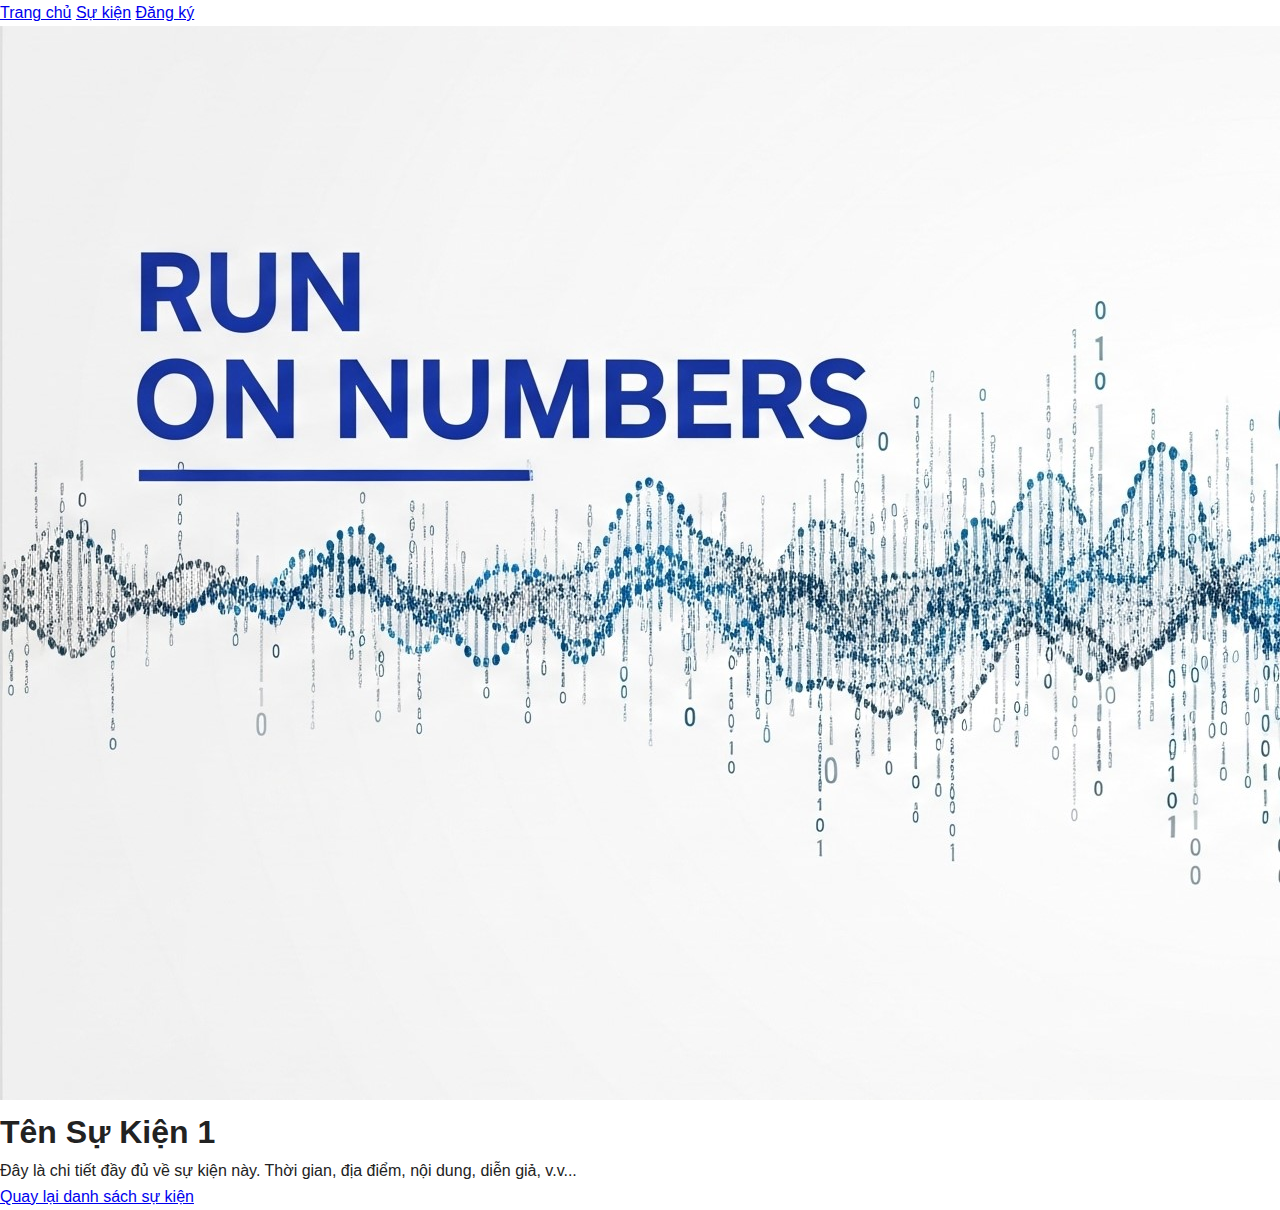
<file: event-detail.html>
<!DOCTYPE html>
<html lang="vi">
<head>
    <meta charset="UTF-8">
    <meta name="viewport" content="width=device-width, initial-scale=1.0">
    <title>Chi tiết sự kiện</title>
    <link rel="stylesheet" href="./index.css">
</head>
<body>
    <nav class="menu-bar">
        <div class="menu-links">
            <a href="index.html">Trang chủ</a>
            <a href="events.html">Sự kiện</a>
            <a href="#dang-ky">Đăng ký</a>
        </div>
    </nav>
    <div class="event-detail-container">
        <img src="./Assets/images/posterATD.png" alt="Event Poster">
        <h1>Tên Sự Kiện 1</h1>
        <p>Đây là chi tiết đầy đủ về sự kiện này. Thời gian, địa điểm, nội dung, diễn giả, v.v...</p>
        <a href="events.html" class="back-btn">Quay lại danh sách sự kiện</a>
    </div>
</body>
</html>
</file>
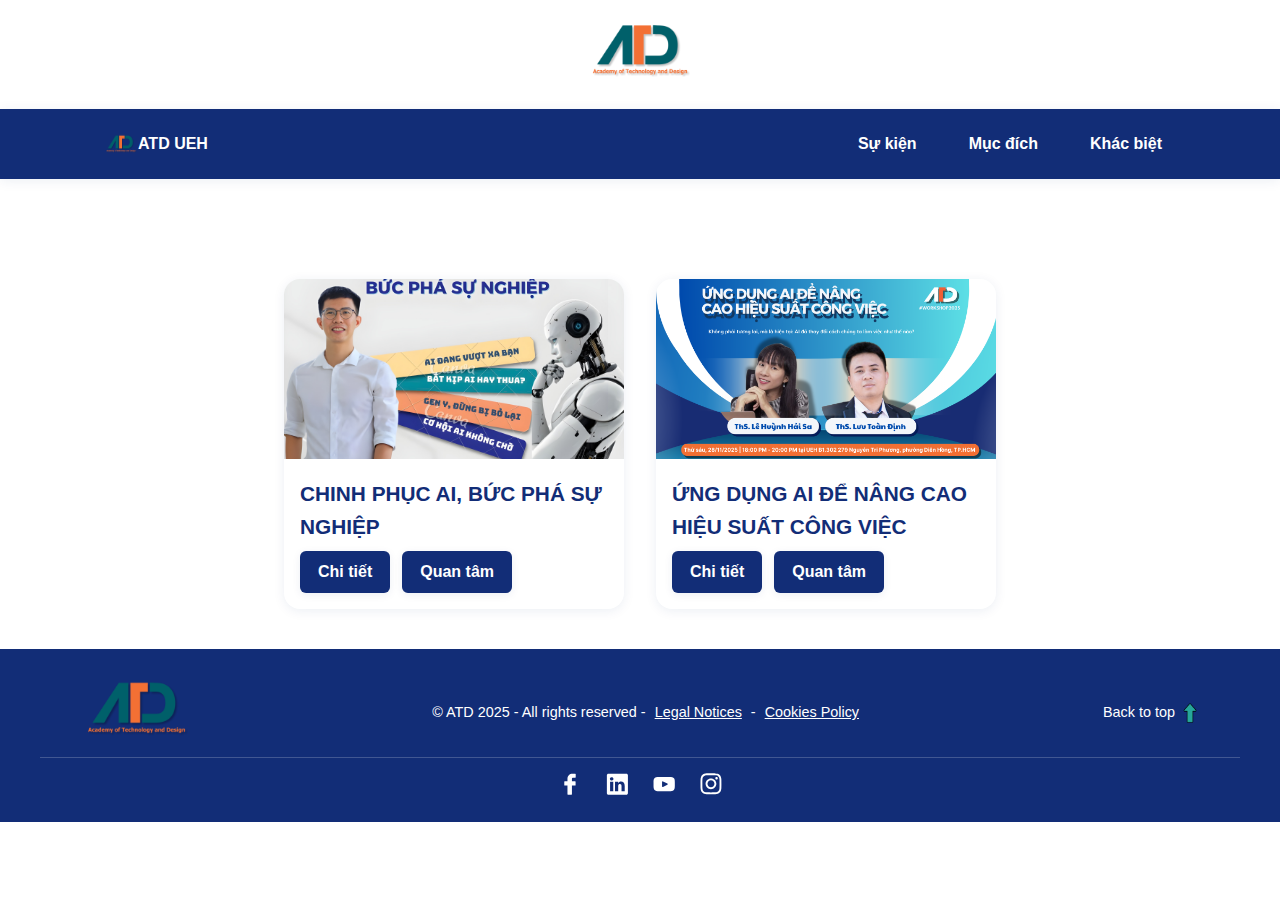
<file: events.html>
<!DOCTYPE html>
<html lang="vi">
<head>
    <meta charset="UTF-8">
    <meta name="viewport" content="width=device-width, initial-scale=1.0">
    <title>Sự kiện</title>
    <link rel="stylesheet" href="./index.css">
    <link rel="stylesheet" href="./header.css">
    <link rel="stylesheet" href="./footer.css">
    <style>
    /* Event List UI */
    .events-container {
        margin: 100px auto 40px auto;
        max-width: 1200px;
        display: flex;
        flex-wrap: wrap;
        gap: 32px;
        justify-content: center;
    }
    .event-card {
        background: #fff;
        border-radius: 16px;
        box-shadow: 0 2px 12px rgba(18,45,119,0.08);
        overflow: hidden;
        width: 340px;
        display: flex;
        flex-direction: column;
        align-items: center;
        transition: box-shadow 0.3s, transform 0.3s;
        position: relative;
        height: fit-content;
    }
    .event-card:hover {
        box-shadow: 0 8px 24px rgba(18,45,119,0.18);
        transform: translateY(-8px) scale(1.03);
    }
    .event-card img {
        width: 100%;
        height: 180px;
        object-fit: cover;
    }
    .event-info {
        padding: 18px 16px 16px 16px;
        text-align: left;
        width: 100%;
    }
    .event-info h2 {
        font-size: 1.3rem;
        color: rgb(18, 45, 119);
        margin-bottom: 8px;
    }
    .event-info p {
        font-size: 1rem;
        color: #333;
        margin-bottom: 16px;
    }
    .event-actions {
        display: flex;
        gap: 12px;
    }
    .event-detail-btn, .event-interest-btn {
        background: rgb(18, 45, 119);
        color: #fff;
        border: none;
        border-radius: 6px;
        padding: 8px 18px;
        font-size: 1rem;
        cursor: pointer;
        text-decoration: none;
        font-weight: 600;
        transition: background 0.3s, transform 0.3s, box-shadow 0.3s;
        box-shadow: 0 2px 8px rgba(18,45,119,0.08);
    }
    .event-detail-btn:hover, .event-interest-btn:hover {
        background: rgb(255, 123, 0);
        color: #fff;
        transform: translateY(-2px) scale(1.07);
        box-shadow: 0 6px 16px rgba(255,123,0,0.18);
    }

    /* Beautiful Interest Popup */
    .interest-popup {
        display: none;
        position: fixed;
        top: 0;
        left: 0;
        width: 100vw;
        height: 100vh;
        background: rgba(18,45,119,0.25);
        justify-content: center;
        align-items: center;
        z-index: 2000;
        animation: fadeInBg 0.5s;
    }
    .interest-popup.active {
        display: flex;
        animation: fadeInBg 0.5s;
    }
    @keyframes fadeInBg {
        from { opacity: 0; }
        to { opacity: 1; }
    }
    .popup-content {
        background: linear-gradient(135deg, #fff 70%, #e3eaff 100%);
        border-radius: 18px;
        padding: 40px 32px 32px 32px;
        box-shadow: 0 8px 32px rgba(18,45,119,0.18);
        min-width: 340px;
        text-align: center;
        position: relative;
        animation: popupEnter 0.6s cubic-bezier(.68,-0.55,.27,1.55);
    }
    @keyframes popupEnter {
        0% { opacity: 0; transform: scale(0.8) translateY(40px); }
        100% { opacity: 1; transform: scale(1) translateY(0); }
    }
    .popup-content h3 {
        color: rgb(18, 45, 119);
        margin-bottom: 18px;
        font-size: 1.35rem;
        font-weight: 700;
        letter-spacing: 0.5px;
    }
    .popup-content input[type="email"] {
        width: 92%;
        padding: 10px;
        margin-bottom: 20px;
        border: 1.5px solid #bfc8e6;
        border-radius: 8px;
        font-size: 1.08rem;
        background: #f7faff;
        transition: border 0.2s;
    }
    .popup-content input[type="email"]:focus {
        border: 1.5px solid rgb(18, 45, 119);
        outline: none;
    }
    .popup-content button {
        background: linear-gradient(90deg, rgb(18, 45, 119) 60%, rgb(255, 123, 0) 100%);
        color: #fff;
        border: none;
        border-radius: 8px;
        padding: 10px 24px;
        font-size: 1.08rem;
        cursor: pointer;
        margin: 0 10px;
        font-weight: 700;
        box-shadow: 0 2px 12px rgba(18,45,119,0.10);
        transition: background 0.3s, transform 0.3s;
    }
    .popup-content button:hover {
        background: linear-gradient(90deg, rgb(255, 123, 0) 60%, rgb(18, 45, 119) 100%);
        transform: translateY(-2px) scale(1.07);
    }
    .popup-content::before {
        content: '';
        position: absolute;
        top: -18px;
        left: 50%;
        transform: translateX(-50%);
        width: 60px;
        height: 6px;
        background: linear-gradient(90deg, rgb(255, 123, 0), rgb(18, 45, 119));
        border-radius: 3px;
        opacity: 0.7;
    }
    @media (max-width: 480px) {
        .popup-content {
            min-width: 90vw;
            padding: 24px 8px 18px 8px;
        }
    }
    </style>
</head>
<body style="display: flex; flex-direction: column;">
  <!-- Top brand -->
  <div class="topbar">
    <a href="https://atd.ueh.edu.vn/gioi-thieu" aria-label="ATD Home">
      <img src="./Assets/images/atdlogo.png" alt="ATD UEH Logo">
    </a>
  </div>

  <!-- Nav -->
  <nav class="menu-bar" role="navigation" aria-label="Chính">
    <div class="menu-wrap">
      <div class="brand-mini">
        <a style="display: flex;" href="index.html">
           <img src="./Assets/images/atdlogo.png" alt="ATD">
          <span>ATD UEH</span>
        </a>
      </div>
      <div class="menu-links" id="menuLinks">
        <a href="events.html">Sự kiện</a>
        <a href="#purpose">Mục đích</a>
        <a href="#differ">Khác biệt</a>
      </div>
      <button class="burger" id="burger" aria-label="Mở menu" aria-expanded="false">
            <span class="line"></span>
            <span class="line"></span>
            <span class="line"></span>
      </button>
    </div>
  </nav>

    <div class="events-container" style="flex: 1 0 auto;">
        <div class="event-card">
            <img src="./Assets/images/background_phase1.png" alt="Event Poster">
            <div class="event-info">
                <h2>CHINH PHỤC AI, BỨC PHÁ SỰ NGHIỆP</h2>
                <div class="event-actions">
                    <a href="livestream-chat.html" class="event-detail-btn">Chi tiết</a>
                    <button class="event-interest-btn" onclick="openInterestPopup('ỨNG DỤNG AI ĐỂ NÂNG CAO HIỆU SUẤT CÔNG VIỆC')">Quan tâm</button>
                </div>
            </div>
        </div>
        <!-- Example Event Card -->
        <div class="event-card">
            <img src="./Assets/images/backgroundPhase2.png" alt="Event Poster">
            <div class="event-info">
                <h2>ỨNG DỤNG AI ĐỂ NÂNG CAO HIỆU SUẤT CÔNG VIỆC</h2>
                <div class="event-actions">
                    <a href="register-event.html" class="event-detail-btn">Chi tiết</a>
                    <button class="event-interest-btn" onclick="openInterestPopup('ỨNG DỤNG AI ĐỂ NÂNG CAO HIỆU SUẤT CÔNG VIỆC')">Quan tâm</button>
                </div>
            </div>
        </div>
    </div>
    <!-- Interest Popup -->
    <div id="interest-popup" class="interest-popup">
        <div class="popup-content">
            <h3>Đăng ký nhận thông báo sự kiện</h3>
            <!-- <p id="popup-event-name"></p> -->
            <input type="email" id="user-email" placeholder="Nhập email của bạn">
            <button onclick="submitInterest()">OK</button>
            <button onclick="closeInterestPopup()">Hủy</button>
        </div>
    </div>
  <!-- Footer -->
  <footer>
    <div class="footer-top">
      <div class="footer-logo">
        <img src="./Assets/images/atdlogo.png" alt="ATD UEH">
      </div>
      <div class="footer-text">
        © ATD 2025 - All rights reserved -
        <a href="#">Legal Notices</a> -
        <a href="#">Cookies Policy</a>
      </div>
      <div class="back-to-top" role="button" tabindex="0" aria-label="Lên đầu trang">
        <span>Back to top</span>
        <img src="./Assets/images/up-arrow.png" alt="">
      </div>
    </div>
    <div class="social-icons">
      <a target="_blank" href="https://www.facebook.com/cmacgm" aria-label="Facebook">
        <img src="./Assets/images/facebook.svg" alt="">
      </a>
      <a target="_blank" href="https://www.facebook.com/cmacgm" aria-label="Linkedin">
        <img src="./Assets/images/linkedin.svg" alt="">
      </a>
      <a target="_blank" href="https://www.facebook.com/cmacgm" aria-label="Youtube">
        <img src="./Assets/images/youtube.svg" alt="">
      </a>
      <a target="_blank" href="https://www.facebook.com/cmacgm" aria-label="Instagram">
        <img src="./Assets/images/instagram.svg" alt="">
      </a>
    </div>
  </footer>
    <!-- Success Notification -->
    <div id="success-notification" class="success-notification">Đăng ký sự kiện thành công!</div>
    <script src="./Assets/events.js"></script>
</body>
</html>
</file>
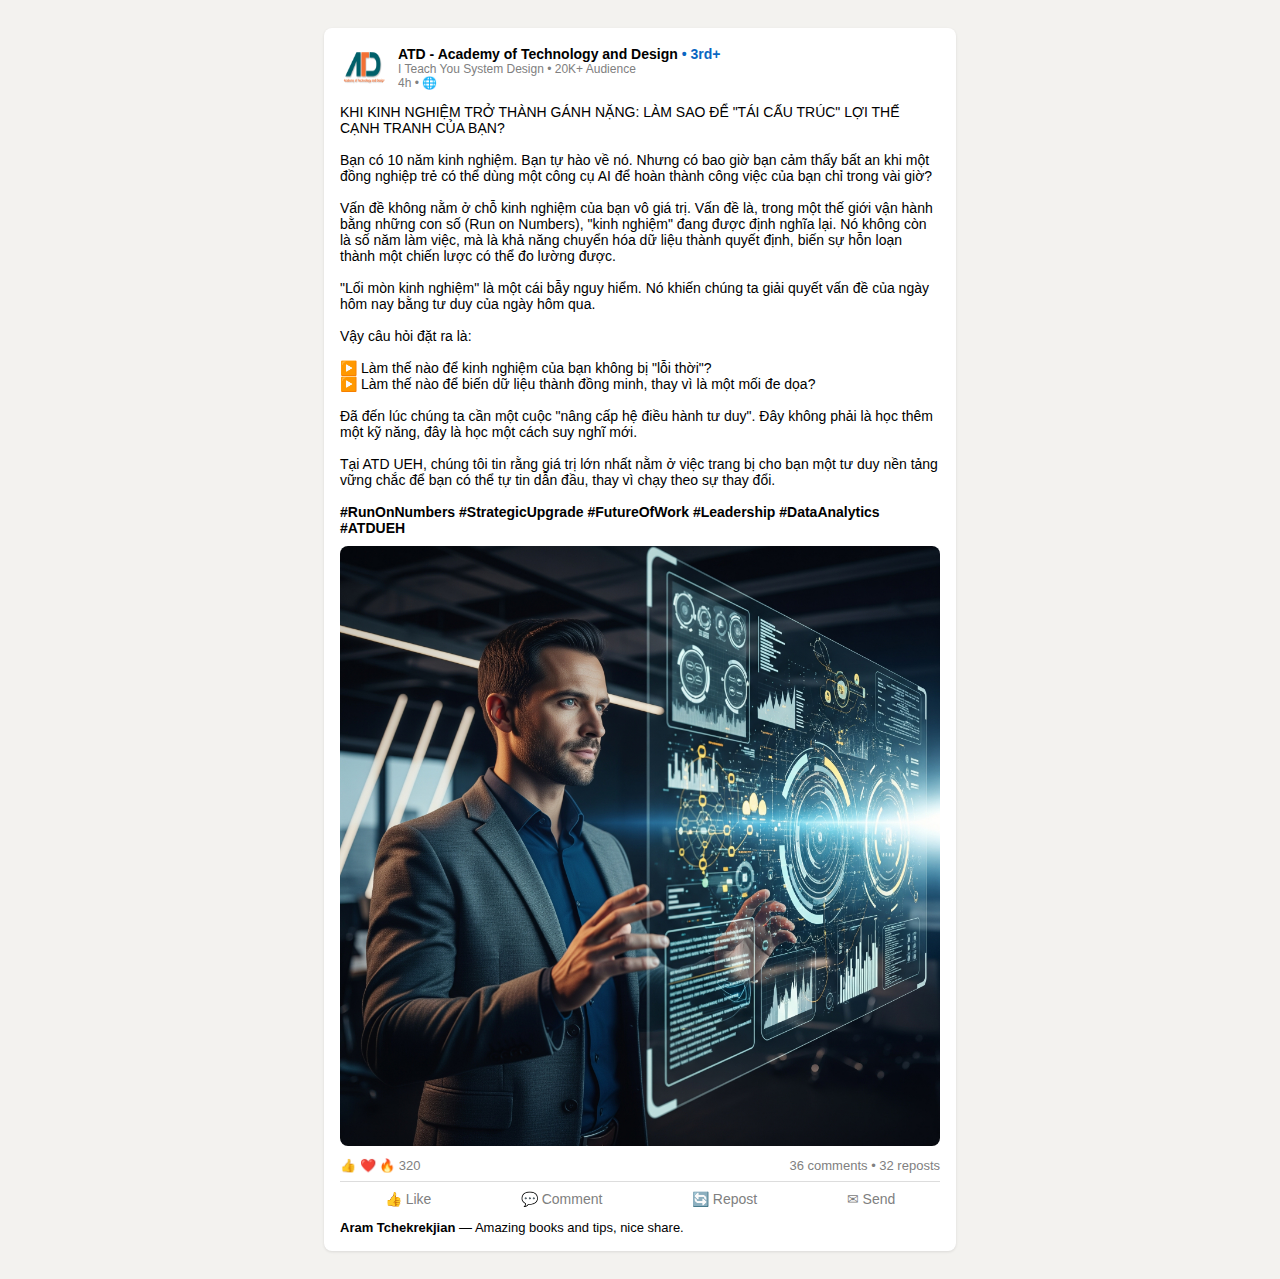
<file: linkedin.html>
<!DOCTYPE html>
<html lang="en">
<head>
<meta charset="UTF-8">
<meta name="viewport" content="width=device-width, initial-scale=1.0">
<title>LinkedIn Post UI</title>
<style>
    body {
        font-family: Arial, sans-serif;
        background-color: #f3f2ef;
        padding: 20px;
    }

    .post {
        background: white;
        border-radius: 8px;
        box-shadow: 0 1px 3px rgba(0,0,0,0.1);
        padding: 16px;
        max-width: 600px;
        margin: auto;
    }

    /* Header */
    .post-header {
        display: flex;
        align-items: center;
        margin-bottom: 12px;
    }
    .post-header img {
        width: 48px;
        height: 48px;
        border-radius: 50%;
        margin-right: 10px;
    }
    .post-header .name {
        font-weight: bold;
        font-size: 14px;
    }
    .post-header .headline {
        font-size: 12px;
        color: gray;
    }
    .post-header .time {
        font-size: 12px;
        color: gray;
    }

    /* Post text */
    .post-text {
        font-size: 14px;
        margin-bottom: 10px;
    }

    /* Post image */
    .post-image img {
        width: 100%;
        border-radius: 8px;
    }

    /* Reactions & actions */
    .post-footer {
        margin-top: 8px;
    }
    .post-reactions {
        display: flex;
        align-items: center;
        font-size: 13px;
        color: gray;
        justify-content: space-between;
    }
    .post-actions {
        display: flex;
        justify-content: space-around;
        border-top: 1px solid #ddd;
        margin-top: 8px;
        padding-top: 8px;
    }
    .post-actions button {
        background: none;
        border: none;
        font-size: 14px;
        color: gray;
        cursor: pointer;
        display: flex;
        align-items: center;
        gap: 5px;
    }
    .post-actions button:hover {
        color: black;
    }

    /* Comment section */
    .comment {
        margin-top: 12px;
        font-size: 13px;
    }
    .comment-author {
        font-weight: bold;
    }
</style>
</head>
<body>

<div class="post">
    <!-- Post header -->
    <div class="post-header">
        <img src="./Assets/images/atdlogo.png" alt="Profile Picture">
        <div>
            <div class="name">ATD - Academy of Technology and Design <span style="color:#0a66c2;">• 3rd+</span></div>
            <div class="headline">I Teach You System Design • 20K+ Audience</div>
            <div class="time">4h • 🌐</div>
        </div>
    </div>

    <!-- Post text -->
    <div class="post-text">
       KHI KINH NGHIỆM TRỞ THÀNH GÁNH NẶNG: LÀM SAO ĐỂ "TÁI CẤU TRÚC" LỢI THẾ CẠNH TRANH CỦA BẠN? <br>
       <br>
       Bạn có 10 năm kinh nghiệm. Bạn tự hào về nó. Nhưng có bao giờ bạn cảm thấy bất an khi một đồng nghiệp trẻ có thể dùng một công cụ AI để hoàn thành công việc của bạn chỉ trong vài giờ? <br>
       <br>

Vấn đề không nằm ở chỗ kinh nghiệm của bạn vô giá trị. Vấn đề là, trong một thế giới vận hành bằng những con số (Run on Numbers),
 "kinh nghiệm" đang được định nghĩa lại. Nó không còn là số năm làm việc, mà là khả năng chuyển hóa dữ liệu thành quyết định, biến sự hỗn loạn thành một chiến lược có thể đo lường được.   <br>
 <br>
 "Lối mòn kinh nghiệm" là một cái bẫy nguy hiểm. Nó khiến chúng ta giải quyết vấn đề của ngày hôm nay bằng tư duy của ngày hôm qua. <br>
 <br>
 Vậy câu hỏi đặt ra là:  <br>
 <br>
        ▶️ Làm thế nào để kinh nghiệm của bạn không bị "lỗi thời"?  <br>
        ▶️ Làm thế nào để biến dữ liệu thành đồng minh, thay vì là một mối đe dọa? <br>
 <br>

Đã đến lúc chúng ta cần một cuộc "nâng cấp hệ điều hành tư duy". Đây không phải là học thêm một kỹ năng, đây là học một cách suy nghĩ mới. <br>
<br>
Tại ATD UEH, chúng tôi tin rằng giá trị lớn nhất nằm ở việc trang bị cho bạn một tư duy nền tảng vững chắc để bạn có thể tự tin dẫn đầu, thay vì chạy theo sự thay đổi. <br>
<br>

<b>#RunOnNumbers #StrategicUpgrade #FutureOfWork #Leadership #DataAnalytics #ATDUEH</b>

</div>

    <!-- Post image -->
    <div class="post-image">
        <img src="./Assets/images/nguoiai.png" alt="Post Image">
    </div>

    <!-- Footer -->
    <div class="post-footer">
        <div class="post-reactions">
            <span>👍 ❤️ 🔥 320</span>
            <span>36 comments • 32 reposts</span>
        </div>
        <div class="post-actions">
            <button>👍 Like</button>
            <button>💬 Comment</button>
            <button>🔄 Repost</button>
            <button>✉ Send</button>
        </div>
    </div>

    <!-- Comment -->
    <div class="comment">
        <span class="comment-author">Aram Tchekrekjian</span> — Amazing books and tips, nice share.
    </div>
</div>

</body>
</html>
</file>
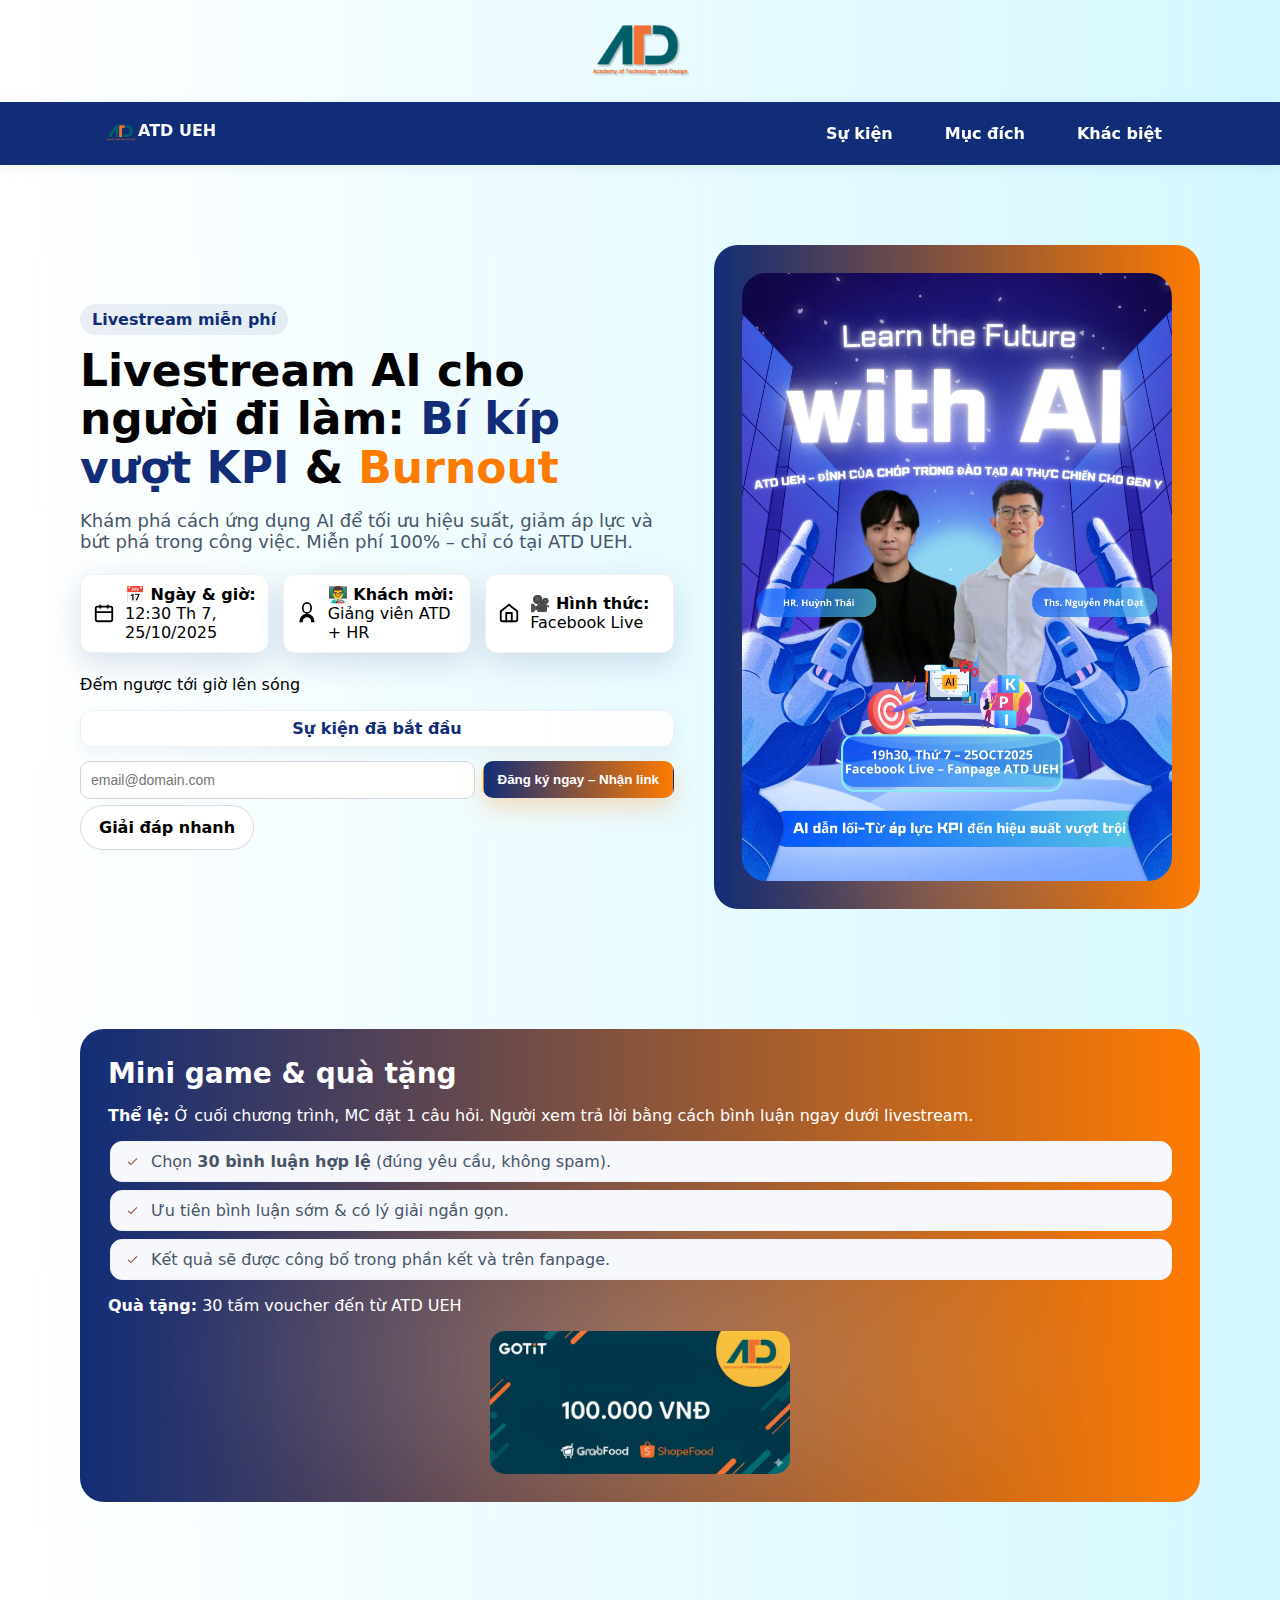
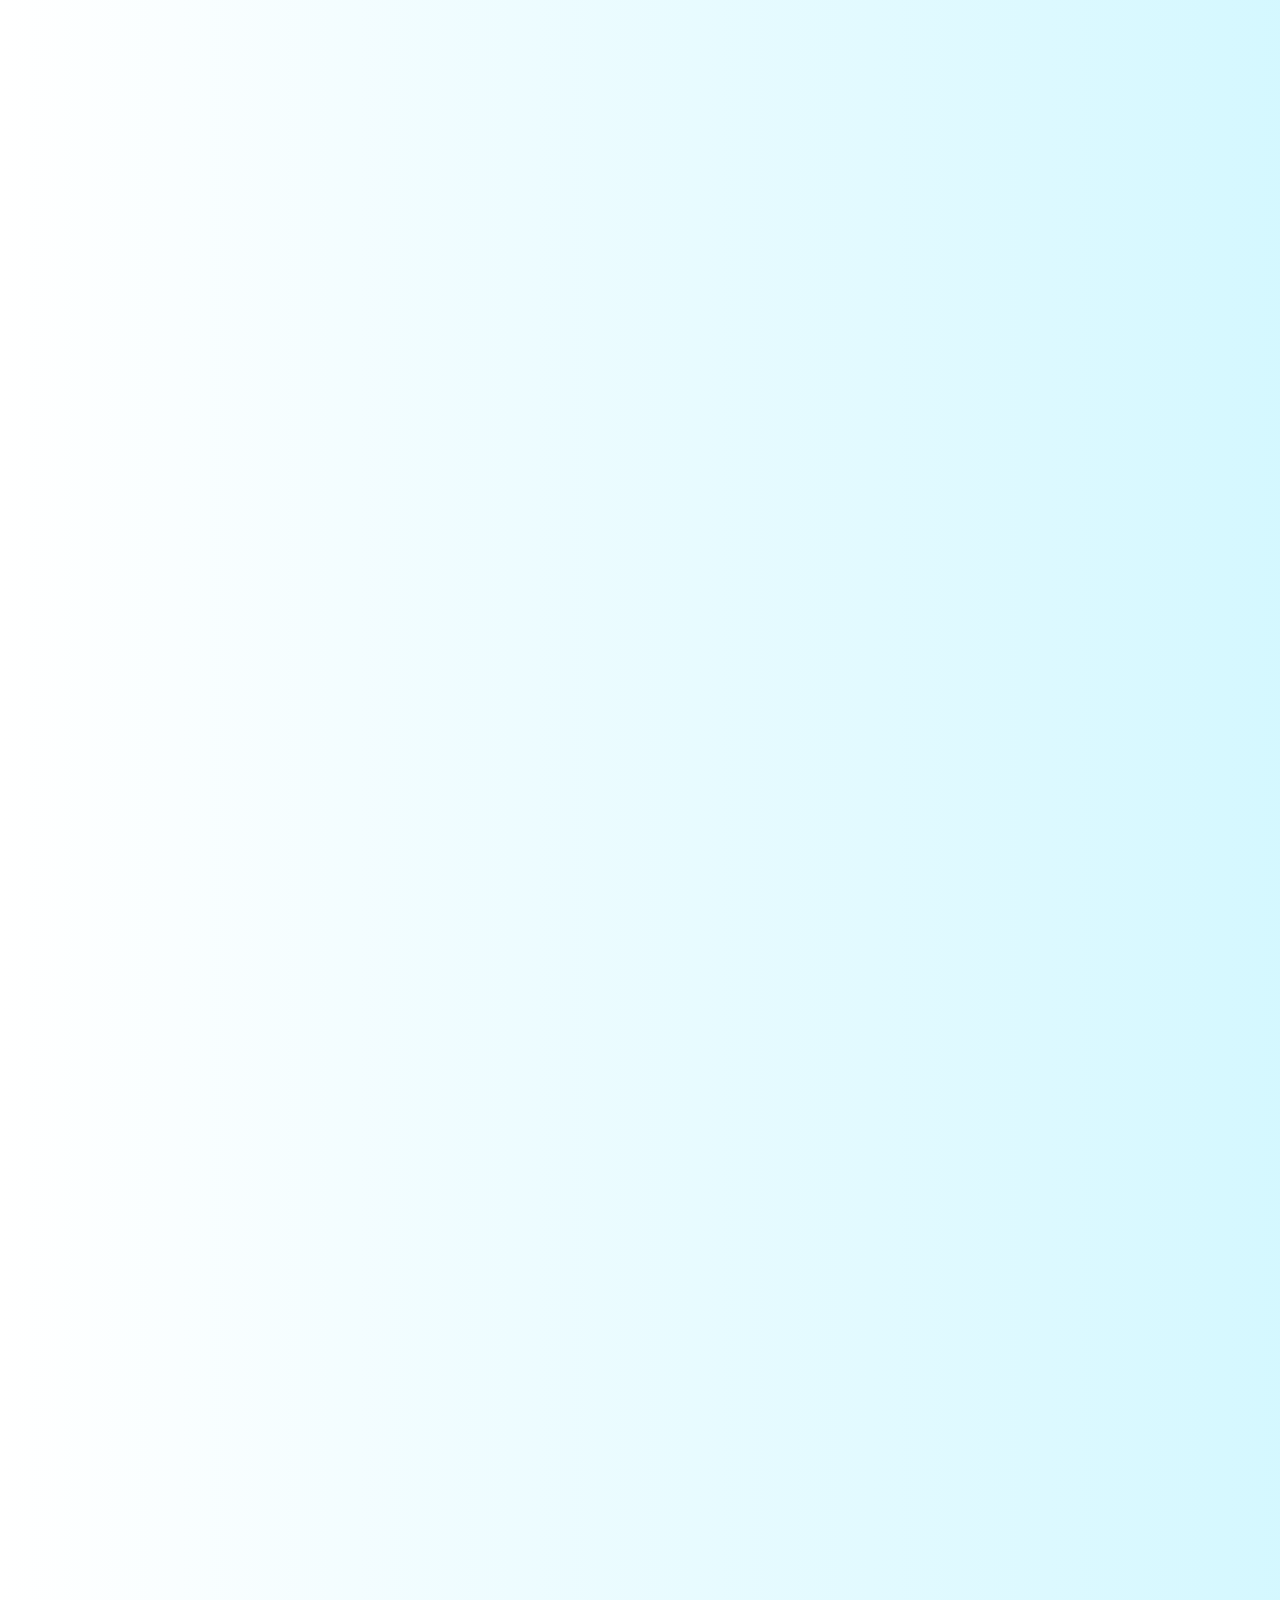
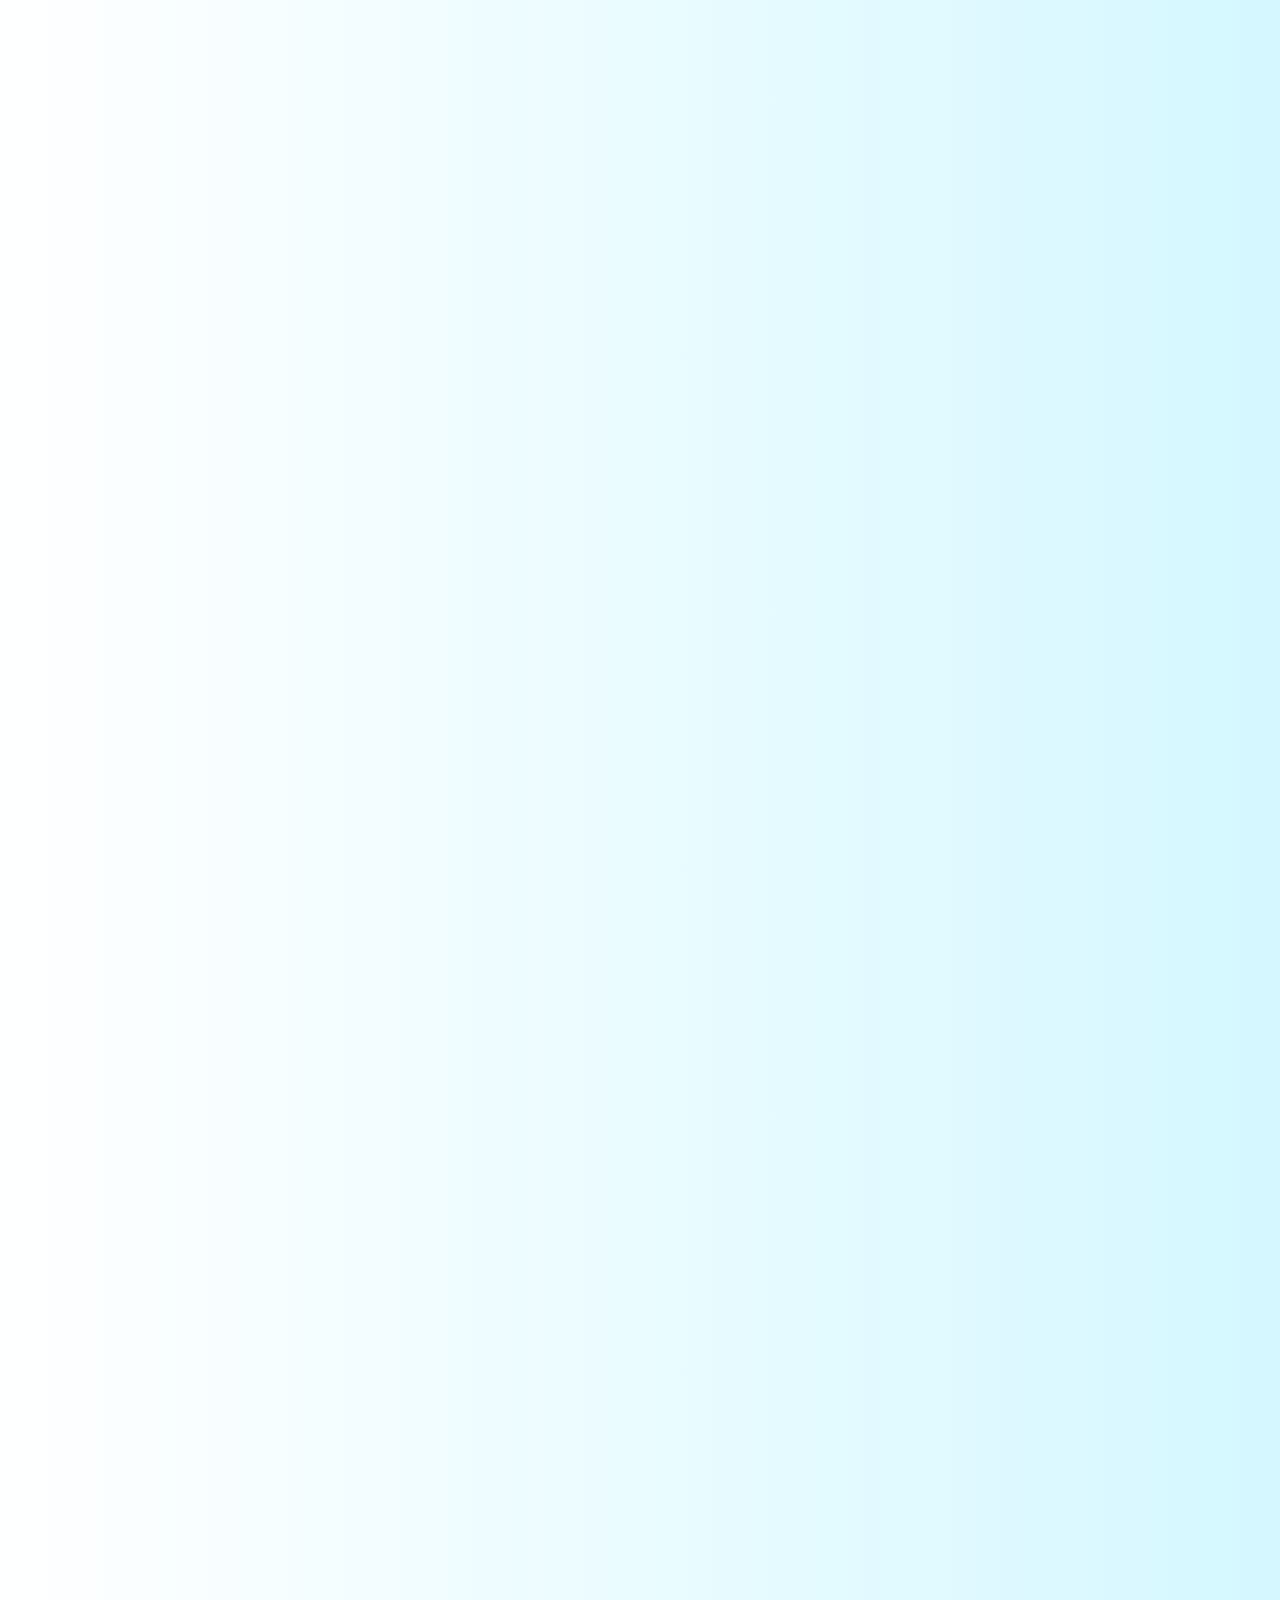
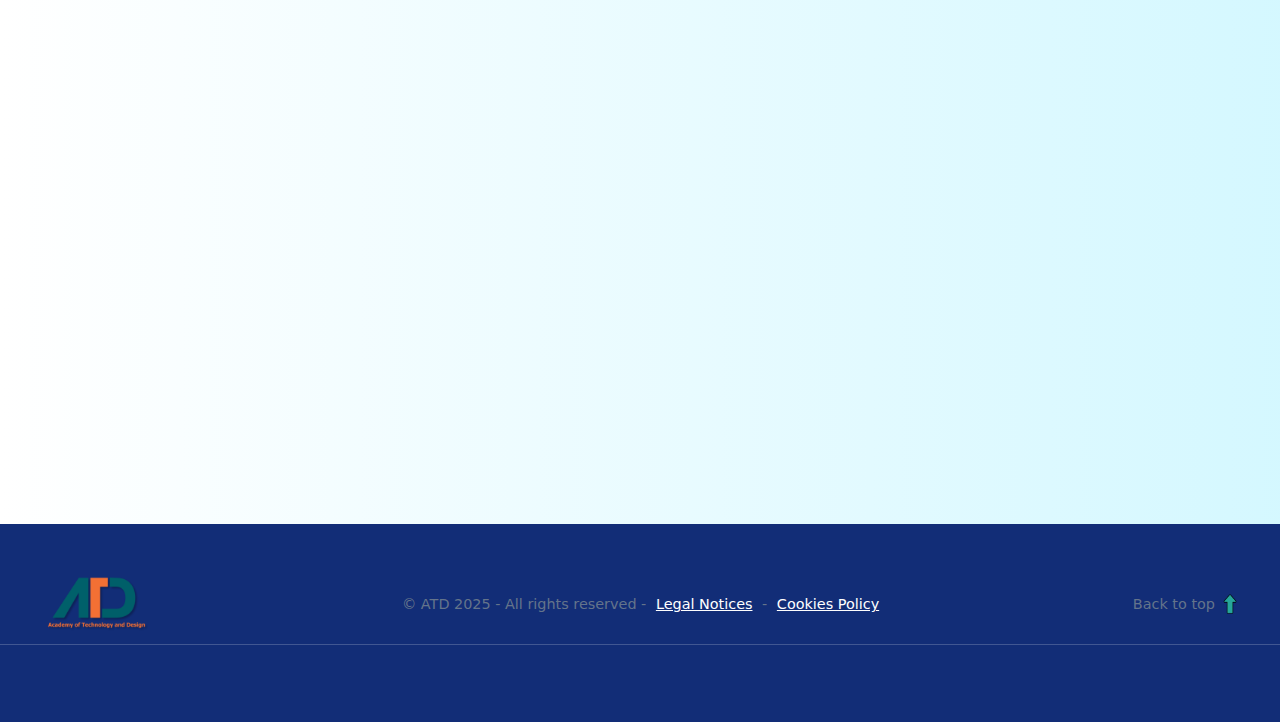
<file: livestream-chat.html>
<!DOCTYPE html>
<html lang="vi">

<head>
    <meta charset="utf-8" />
    <meta name="viewport" content="width=device-width, initial-scale=1" />
    <title>Livestream AI cho người đi làm – Bí kíp vượt KPI & Burnout | ATD UEH</title>
    <meta name="description"
        content="Tham gia Livestream miễn phí từ ATD UEH để học cách ứng dụng AI giảm áp lực công việc, tối ưu hiệu suất và vượt KPI. Đăng ký ngay!" />
    <link rel="canonical" href="https://atd.ueh.edu.vn/livestream-ai-2025" />
    <!-- Open Graph -->
    <meta property="og:title" content="Livestream AI cho người đi làm – Bí kíp vượt KPI & Burnout" />
    <meta property="og:description"
        content="Khám phá cách ứng dụng AI để tối ưu hiệu suất, giảm áp lực và bứt phá trong công việc. Miễn phí 100% – chỉ có tại ATD UEH." />
    <meta property="og:type" content="website" />
    <meta property="og:url" content="https://atd.ueh.edu.vn/livestream-ai-2025" />
    <meta property="og:image" content="/assets/og-livestream-ai.jpg" />

    <link rel="stylesheet" href="./footer.css">
    <link rel="stylesheet" href="./header.css">

    <style>
        @keyframes pulse {

            0%,
            100% {
                transform: scale(1);
                box-shadow: 0 0 0 0 rgba(18, 45, 119, .28);
            }

            50% {
                transform: scale(1.08);
                box-shadow: 0 0 0 8px rgba(18, 45, 119, .08);
            }
        }

        :root {
            --brand: rgb(18, 45, 119);
            --accent: rgb(255, 123, 0);
            --white: #fff;
            --ink: #0f172a;
            --muted: #475569;
            --card: #ffffff;
            --shadow: 0 10px 30px rgba(18, 45, 119, .15);
            --radius: 16px;
        }

        img.transparent {
            background: transparent;
        }

        * {
            box-sizing: border-box
        }

        html,
        body {
            margin: 0;
    .qa button span.toggle { transition: transform .28s ease; display: inline-flex; align-items: center; justify-content: center; width: 22px; height: 22px; }
    .qa.open button span.toggle { transform: rotate(90deg); }
            font-family: system-ui, -apple-system, Segoe UI, Roboto, Helvetica, Arial, "Apple Color Emoji", "Segoe UI Emoji";
            scroll-behavior: smooth;
            background: linear-gradient(90deg, #ffffff, #7fe9ff, #00d4ff);
            background-size: 600% 600%;
        }

        a {
            color: inherit;
            text-decoration: none
        }

        img {
            max-width: 100%;
            display: block
        }

        .container {
            width: min(1120px, 92vw);
            margin-inline: auto
        }

        /* Header */
        header {
            position: sticky;
            top: 0;
            z-index: 50;
            background: rgba(255, 255, 255, .7);
            backdrop-filter: blur(10px);
            border-bottom: 1px solid rgba(15, 23, 42, .06)
        }

        .nav {
            display: flex;
            align-items: center;
            justify-content: space-between;
            padding: 14px 0
        }

        .brand {
            display: flex;
            align-items: center;
            gap: 10px;
            font-weight: 800;
            color: var(--brand)
        }

        .brand-logo {
            width: 36px;
            height: 36px;
            border-radius: 10px;
            background: linear-gradient(135deg, var(--brand), var(--accent));
            box-shadow: var(--shadow)
        }

        .nav a.btn {
            margin-left: 10px
        }

        /* Buttons */
        .btn {
            display: inline-flex;
            align-items: center;
            gap: 8px;
            padding: 12px 18px;
            border-radius: 999px;
            border: 1px solid transparent;
            font-weight: 700;
            cursor: pointer;
            transition: .25s transform ease, .25s box-shadow ease
        }

        .btn:active {
            transform: translateY(1px)
        }

        .btn-primary {
            background: linear-gradient(90deg, var(--brand), var(--accent));
            color: #fff;
            box-shadow: 0 10px 25px rgba(255, 123, 0, .25)
        }

        .btn-primary:hover {
            box-shadow: 0 14px 32px rgba(255, 123, 0, .35)
        }

        .btn-outline {
            border-color: rgba(15, 23, 42, .15);
            background: #fff
        }

        /* Hero */
        .hero {
            position: relative;
            isolation: isolate;
            padding: 80px 0 40px;
            overflow: hidden
        }

        .hero::before {
            content: "";
            position: absolute;
            inset: -20%;
            z-index: -2;
            filter: blur(10px);
            animation: bgShift 14s ease-in-out infinite alternate
        }

        .hero::after {
            content: "";
            position: absolute;
            inset: 0;
            z-index: -1;
        }

        @keyframes bgShift {
            0% {
                transform: translateY(-2%) scale(1)
            }

            100% {
                transform: translateY(2%) scale(1.05)
            }
        }

        .hero-grid {
            display: grid;
            grid-template-columns: 1.1fr .9fr;
            gap: 40px;
            align-items: center
        }

        .kicker {
            display: inline-block;
            padding: 6px 12px;
            border-radius: 999px;
            background: rgba(18, 45, 119, .08);
            color: var(--brand);
            font-weight: 700;
            margin-bottom: 12px
        }

        h1 {
            font-size: clamp(28px, 5vw, 44px);
            line-height: 1.1;
            margin: 0 0 14px
        }

        .sub {
            font-size: clamp(16px, 2.4vw, 18px);
            color: var(--muted);
            max-width: 52ch
        }

        .info {
            display: grid;
            grid-template-columns: repeat(3, minmax(0, 1fr));
            gap: 14px;
            margin: 22px 0
        }

        /* Hero countdown */
        .countdown {
            display: flex;
            gap: 12px;
            justify-content: center;
            align-items: center;
            font-weight: 800;
            color: var(--brand);
            font-size: 16px;
            background: rgba(255,255,255,0.9);
            padding: 8px 12px;
            border-radius: 12px;
            border: 1px solid rgba(15,23,42,.06);
            box-shadow: 0 6px 18px rgba(18,45,119,.06);
            width: min(720px, 100%);
        }

        .countdown .part { display:flex; flex-direction:column; align-items:center; min-width:56px }
        .countdown .part .n { font-size:18px }
        .countdown .label { font-weight:600; font-size:12px; color:var(--muted) }

        .info .i {
            display: flex;
            gap: 10px;
            align-items: center;
            background: #fff;
            border: 1px solid rgba(15, 23, 42, .06);
            padding: 10px 12px;
            border-radius: 12px;
            box-shadow: var(--shadow)
        }

        .icon {
            inline-size: 22px;
            block-size: 22px;
            flex: 0 0 22px
        }

        /* Card / form */
        .card {
            background: var(--card);
            border: 1px solid rgba(15, 23, 42, .06);
            border-radius: var(--radius);
            box-shadow: var(--shadow)
        }

        .form {
            padding: 18px
        }

        .field {
            display: flex;
            flex-direction: column;
            margin-bottom: 12px
        }

        .field label {
            font-size: 12px;
            color: var(--muted);
            margin-bottom: 6px
        }

        .input {
            padding: 12px 14px;
            border: 1px solid rgba(15, 23, 42, .15);
            border-radius: 12px;
            outline: none
        }

        .input:focus {
            border-color: var(--brand);
            box-shadow: 0 0 0 4px rgba(18, 45, 119, .1)
        }

        .note {
            font-size: 12px;
            color: var(--muted);
            margin-top: 8px
        }

        /* Sections */
        section {
            padding: 48px 0
        }

        h2 {
            font-size: clamp(22px, 3.5vw, 32px);
            margin: 0 0 16px
        }

        .lead {
            color: var(--muted);
            max-width: 65ch
        }

        .grid-2 {
            display: grid;
            grid-template-columns: repeat(2, minmax(0, 1fr));
            gap: 24px
        }

        .grid-3 {
            display: grid;
            grid-template-columns: repeat(3, minmax(0, 1fr));
            gap: 24px
        }

        .grid-4 {
            display: grid;
            grid-template-columns: repeat(4, minmax(0, 1fr));
            gap: 20px
        }

        .benefit {
            padding: 18px
        }

        .benefit h3 {
            margin: 10px 0 6px;
            font-size: 18px
        }

        .benefit p {
            color: var(--muted);
            font-size: 14px
        }

        .content-block {
            padding: 22px;
            display: flex;
            gap: 14px;
            align-items: flex-start
        }

        .content-block .icon {
            inline-size: 28px;
            block-size: 28px
        }

        .content-block h3 {
            margin: 4px 0 6px
        }

        /* Speaker cards */
        .speaker {
            overflow: hidden
        }

        .speaker img {
            aspect-ratio: 1/1;
            object-fit: cover;
            border-bottom: 1px solid rgba(15, 23, 42, .06)
        }

        .speaker .meta {
            padding: 14px
        }

        .badge {
            display: inline-block;
            padding: 4px 8px;
            border-radius: 999px;
            background: rgba(255, 123, 0, .1);
            color: var(--accent);
            font-weight: 700;
            font-size: 12px
        }

        /* CTA band */
        .cta-band {
            position: relative;
            isolation: isolate;
            border-radius: 24px;
            background: linear-gradient(90deg, var(--brand), var(--accent));
            color: #fff;
            padding: 28px;
            overflow: hidden
        }

        .cta-band::after {
            content: "";
            position: absolute;
            inset: auto -10% -40% -10%;
            height: 140%;
            background: radial-gradient(60% 50% at 50% 50%, rgba(255, 255, 255, .18), transparent 60%);
            filter: blur(30px);
            z-index: 0
        }

        .cta-band>* {
            position: relative;
            z-index: 1
        }

        /* FAQ */
        .faq {
            border-top: 1px solid rgba(15, 23, 42, .08)
        }

        .qa {
            border-bottom: 1px solid rgba(15, 23, 42, .08)
        }

        .qa button {
            all: unset;
            display: flex;
            justify-content: space-between;
            align-items: center;
            gap: 16px;
            width: 100%;
            padding: 18px;
            cursor: pointer
        }

        .qa .q {
            font-weight: 700
        }

        .qa .a {
            max-height: 0;
            overflow: hidden;
            transition: max-height .35s ease;
            padding: 0 18px;
            color: var(--muted)
        }

        .qa.open .a {
            max-height: 240px;
            padding: 0 18px 18px
        }

        /* After live */
        .after {
            /* background: linear-gradient(180deg, #fff 0%, rgba(18, 45, 119, .03) 100%) */
        }

        .video {
            position: relative;
            /* padding-top: 56.25%; */
            border-radius: 16px;
            overflow: hidden;
            box-shadow: var(--shadow);
            border: 1px solid rgba(15, 23, 42, .08)
        }

        .video iframe {
            position: absolute;
            inset: 0;
            width: 100%;
            height: 100%;
            border: 0
        }

        /* Footer */
        footer {
            padding: 40px 0;
            color: #64748b;
            font-size: 14px
        }

        /* Reveal on scroll */
        .reveal {
            opacity: 0;
            transform: translateY(18px);
            transition: .6s ease
        }

        .reveal.show {
            opacity: 1;
            transform: none
        }

        /* Responsive */
        @media (max-width: 980px) {
            .hero-grid {
                grid-template-columns: 1fr
            }

            .info {
                grid-template-columns: 1fr
            }

            .grid-3 {
                grid-template-columns: 1fr
            }

            .grid-4 {
                grid-template-columns: 1fr
            }

            .grid-2 {
                grid-template-columns: 1fr
            }
        }


        /* Speakers */
        .speakers {
            display: grid;
            grid-template-columns: repeat(1, 1fr);
            gap: 18px;
        }

        .speaker {
            display: grid;
            grid-template-columns: 110px 1fr;
            gap: 16px;
            align-items: center
        }

        .avatar {
            width: 110px;
            height: 110px;
            border-radius: 18px;
            overflow: hidden;
            border: 1px solid #e5e7eb;
            background: #fff;
            box-shadow: var(--shadow)
        }

        .badge {
            display: inline-block;
            background: rgba(18, 45, 119, .08);
            color: var(--brand);
            padding: 6px 10px;
            border-radius: 999px;
            font-size: 12px;
            font-weight: 700
        }

        .hero-card {
            padding: 22px;
            border-radius: var(--radius);
            background: var(--card);
            box-shadow: var(--shadow);
        }

        .card {
            background: #fff;
            border: 1px solid #eef2f7;
            border-radius: var(--radius);
            box-shadow: var(--shadow);
            padding: 20px
        }

        .list {
            list-style: none;
            padding: 0 0 0 2px;
            margin: 8px 0 14px;
            display: grid;
            gap: 8px;
        }

        .list li {
            color: var(--muted);
            background: #f7f8fb;
            border: 1px solid #eef1f7;
            border-radius: 12px;
            padding: 10px 12px 10px 40px;
            position: relative;
        }

        .list li::before {
            content: "";
            position: absolute;
            left: 12px;
            top: 50%;
            transform: translateY(-50%);
            width: 18px;
            height: 18px;
            border-radius: 50%;
            background: linear-gradient(135deg, var(--brand), var(--accent));
            box-shadow: 0 4px 10px rgba(18, 45, 119, .25);
            -webkit-mask: url('data:image/svg+xml;utf8,<svg xmlns="http://www.w3.org/2000/svg" width="24" height="24" viewBox="0 0 24 24"><path fill="white" d="M9 16.2 4.8 12 3.4 13.4 9 19l12-12-1.4-1.4z"/></svg>') no-repeat center / 70% 70%;
            mask: url('data:image/svg+xml;utf8,<svg xmlns="http://www.w3.org/2000/svg" width="24" height="24" viewBox="0 0 24 24"><path fill="white" d="M9 16.2 4.8 12 3.4 13.4 9 19l12-12-1.4-1.4z"/></svg>') no-repeat center / 70% 70%;
        }

        /* Smooth FAQ collapse/expand */
        .faq .qa .a {
            max-height: 0;
            overflow: hidden;
            opacity: 0;
            transition: max-height .36s cubic-bezier(.2, .9, .2, 1), opacity .24s ease;
        }

        .faq .qa.open .a {
            /* opacity handled by JS when animating to natural height */
            opacity: 1;
        }

        .qa button {
            display: flex;
            align-items: center;
            justify-content: space-between;
            width: 100%;
            background: none;
            border: none;
            padding: 12px;
            font-size: 16px;
            cursor: pointer
        }

        .qa button .q {
            text-align: left
        }

        .qa button span.toggle {
            transition: transform .28s ease
        }

        .qa.open button span.toggle {
            transform: rotate(45deg)
        }


        /* Timeline */
        .timeline {
            position: relative;
            display: grid;
            gap: 18px;
            margin-top: 8px
        }

        .timeline::before {
            content: "";
            position: absolute;
            left: 16px;
            top: 0;
            bottom: 0;
            width: 3px;
            background: linear-gradient(var(--brand), #6ea2ff);
            border-radius: 8px
        }

        .tl-item {
            display: grid;
            grid-template-columns: 46px 1fr;
            gap: 14px;
            align-items: start
        }

        .tl-dot {
            position: relative;
            width: 32px;
            height: 32px;
            margin-left: 0;
            border-radius: 999px;
            background: #fff;
            border: 3px solid var(--brand);
            box-shadow: 0 0 0 4px rgba(18, 45, 119, .08);
            animation: pulse 2.2s ease-in-out infinite;
        }

        .tl-time {
            font-weight: 800;
            color: var(--brand);
            font-size: 14px;
            margin-top: 2px
        }

        .tl-card {
            background: #fff;
            border: 1px solid #eef2f7;
            border-radius: 16px;
            padding: 14px 16px;
            box-shadow: var(--shadow)
        }

        .tl-title {
            margin: 0 0 6px 0;
            font-weight: 800
        }

        .tl-desc {
            margin: 0;
            color: var(--muted)
        }

        /* Page entrance animations */
        @keyframes fadeUp {
            from { opacity: 0; transform: translateY(10px) scale(.998); }
            to { opacity: 1; transform: none; }
        }

        .page-enter .topbar,
        .page-enter .hero,
        .page-enter .cta-band

        .page-enter.entered .topbar { animation: fadeUp .42s ease .06s both; }
        .page-enter.entered .hero { animation: fadeUp .52s cubic-bezier(.2,.9,.2,1) .18s both; }
        .page-enter.entered .cta-band { animation: fadeUp .48s ease .28s both; }
        .page-enter.entered footer { animation: fadeUp .42s ease .36s both; }

        @media (prefers-reduced-motion: reduce) {
            .page-enter .topbar,
            .page-enter .hero,
            .page-enter .cta-band
             { opacity: 1; transform: none; animation: none; }
        }

     #ask-question {
      padding: 40px 0;
    }

    .question-box {
      background: #fff;
      padding: 24px;
      border-radius: 18px;
      box-shadow: 0 8px 20px rgba(0, 0, 0, 0.06);
    }

    .form-group {
      margin-bottom: 16px;
    }

    .form-group label {
      display: block;
      font-weight: 600;
      margin-bottom: 6px;
      color: #122D77
    }

    .form-group input,
    .form-group textarea {
      width: 100%;
      padding: 12px 14px;
      border: 1px solid #d1d5db;
      border-radius: 10px;
      font-size: 15px;
      resize: vertical;
      outline: none;
      transition: border-color .2s, box-shadow .2s;
    }

    .form-group input:focus,
    .form-group textarea:focus {
      border-color: #122D77;
      box-shadow: 0 0 0 3px rgba(18, 45, 119, .2);
    }

    .submit-btn {
      background: #122D77;
      color: #fff;
      font-weight: 700;
      border: none;
      padding: 12px 20px;
      border-radius: 10px;
      cursor: pointer;
      transition: .2s;
    }

    .submit-btn:hover {
      background: #1a3aa0
    }

    .msg {
      margin-top: 14px;
      font-weight: 600
    }

    .msg.success {
      color: green
    }

    .msg.error {
      color: red
    }
    </style>
</head>

<body>
   <!-- Top brand -->
  <div class="topbar">
    <a href="https://atd.ueh.edu.vn/gioi-thieu" aria-label="ATD Home">
      <img src="./Assets/images/atdlogo.png" alt="ATD UEH Logo">
    </a>
  </div>

  <!-- Nav -->
  <nav class="menu-bar" role="navigation" aria-label="Chính">
    <div class="menu-wrap">
      <div class="brand-mini">
        <a style="display: flex;" href="index.html">
           <img src="./Assets/images/atdlogo.png" alt="ATD">
          <span>ATD UEH</span>
        </a>
      </div>
      <div class="menu-links" id="menuLinks">
        <a href="events.html">Sự kiện</a>
        <a href="#purpose">Mục đích</a>
        <a href="#differ">Khác biệt</a>
      </div>
      <button class="burger" id="burger" aria-label="Mở menu" aria-expanded="false">
            <span class="line"></span>
            <span class="line"></span>
            <span class="line"></span>
      </button>
    </div>
  </nav>

    <!-- HERO -->
    <section class="hero">
        <div class="container hero-grid">
            <div>
                <span class="kicker">Livestream miễn phí</span>
                <h1>Livestream AI cho người đi làm: <span style="color:var(--brand)">Bí kíp vượt KPI</span> & <span
                        style="color:var(--accent)">Burnout</span></h1>
                <p class="sub">Khám phá cách ứng dụng AI để tối ưu hiệu suất, giảm áp lực và bứt phá trong công việc.
                    Miễn phí 100% – chỉ có tại ATD UEH.</p>

                <div class="info" aria-label="Thông tin chung">
                    <div class="i">
                        <svg class="icon" viewBox="0 0 24 24" fill="none" stroke="currentColor" stroke-width="2">
                            <path
                                d="M8 7V3m8 4V3M3 11h18M5 21h14a2 2 0 0 0 2-2V7a2 2 0 0 0-2-2H5a2 2 0 0 0-2 2v12a2 2 0 0 0 2 2Z" />
                        </svg>
                        <span><strong>📅 Ngày & giờ:</strong> <span id="event-time">19:30 – 21:00 • 17/10/2025</span></span>
                    </div>
                    <div class="i">
                        <svg class="icon" viewBox="0 0 24 24" fill="none" stroke="currentColor" stroke-width="2">
                            <path
                                d="M12 12c2.761 0 5-2.686 5-6S14.761 0 12 0 7 2.686 7 6s2.239 6 5 6Zm0 2c-4.418 0-8 3.582-8 8h2a6 6 0 0 1 12 0h2c0-4.418-3.582-8-8-8Z"
                                transform="scale(.92) translate(1 1)" />
                        </svg>
                        <span><strong>👨‍🏫 Khách mời:</strong> Giảng viên ATD + HR</span>
                    </div>
                    <div class="i">
                        <svg class="icon" viewBox="0 0 24 24" fill="none" stroke="currentColor" stroke-width="2">
                            <path d="M3 10l9-7 9 7v9a2 2 0 0 1-2 2H5a2 2 0 0 1-2-2v-9Z" />
                            <path d="M9 22V12h6v10" />
                        </svg>
                        <span><strong>🎥 Hình thức:</strong> Facebook Live</span>
                    </div>
                </div>

                <!-- Inline email capture (above CTA) -->
                <!-- Countdown to event -->
                <p>Đếm ngược tới giờ lên sóng</p>
                <div id="hero-countdown" class="countdown" aria-live="polite" style="margin-top:12px">
                    <div class="part d"><div class="n">0</div><div class="label">ngày</div></div>
                    <div class="part h"><div class="n">00</div><div class="label">giờ</div></div>
                    <div class="part m"><div class="n">00</div><div class="label">phút</div></div>
                    <div class="part s"><div class="n">00</div><div class="label">giây</div></div>
                </div>
                <form id="form-hero" style="margin-top:14px;display:flex;gap:8px;align-items:center;max-width:720px" aria-label="Đăng ký nhận link bằng email">
                    <input id="hero_email" name="email" type="email" aria-label="Email" placeholder="email@domain.com" required style="flex:1;min-width:0;padding:10px;border-radius:10px;border:1px solid #d1d5db;font-size:14px">
                    <button class="btn btn-primary" type="submit" style="white-space:nowrap;padding:10px 14px;border-radius:10px">Đăng ký ngay – Nhận link</button>
                  
                </form>

                <div style="display:flex;gap:12px;flex-wrap:wrap;margin-top:6px">
                    <a href="#faq" class="btn btn-outline">Giải đáp nhanh</a>
                </div>
            </div>


            <div class="cta-band grid-1" id="register">
                <!-- <div>
                    <h2 class="headline" style="font-size:28px">Mini game &amp; quà tặng</h2>
                    <div class="rules">
                        <p><strong>Thể lệ:</strong> Ở cuối chương trình, MC đặt 1 câu hỏi. Người xem trả lời bằng cách
                            bình luận ngay dưới livestream.</p>
                        <ul class="list">
                            <li>Chọn <strong>30 bình luận hợp lệ</strong> (đúng yêu cầu, không spam).</li>
                            <li>Ưu tiên bình luận sớm &amp; có lý giải ngắn gọn.</li>
                            <li>Kết quả sẽ được công bố trong phần kết và trên fanpage.</li>
                        </ul>
                        <p><strong>Quà tặng:</strong> 30 tấm voucher đến từ ATD UEH</p>
                    </div>

                    <div style="width: 100%;display: flex;justify-content: center;">
                        <img style="max-width: 300px; border-radius: 15px;" src="./Assets/images/voucher-1.png"
                            alt="Voucher quà tặng 1"
                            onerror="this.src='https://images.unsplash.com/photo-1556745753-b2904692b3cd?q=80&w=800&auto=format&fit=crop'">
                    </div>
                </div> -->
                <img style="border-radius: 24px;" src="./Assets/images/vertical-poster-phase1.jpg" alt="Voucher quà tặng 1">
            </div>
        </div>
    </section>
    <section class="hero">
        <div class="container">
  <div class="cta-band grid-1" id="register">
                <div>
                    <h2 class="headline" style="font-size:28px">Mini game &amp; quà tặng</h2>
                    <div class="rules">
                        <p><strong>Thể lệ:</strong> Ở cuối chương trình, MC đặt 1 câu hỏi. Người xem trả lời bằng cách
                            bình luận ngay dưới livestream.</p>
                        <ul class="list">
                            <li>Chọn <strong>30 bình luận hợp lệ</strong> (đúng yêu cầu, không spam).</li>
                            <li>Ưu tiên bình luận sớm &amp; có lý giải ngắn gọn.</li>
                            <li>Kết quả sẽ được công bố trong phần kết và trên fanpage.</li>
                        </ul>
                        <p><strong>Quà tặng:</strong> 30 tấm voucher đến từ ATD UEH</p>
                    </div>

                    <div style="width: 100%;display: flex;justify-content: center;">
                        <img style="max-width: 300px; border-radius: 15px;" src="./Assets/images/voucher-1.png"
                            alt="Voucher quà tặng 1"
                            onerror="this.src='https://images.unsplash.com/photo-1556745753-b2904692b3cd?q=80&w=800&auto=format&fit=crop'">
                    </div>
                </div>
              
            </div>
        </div>
    </section>
    <!-- BENEFITS -->
    <section id="benefits" class="reveal">
        <div class="container">
            <h2>Bạn nhận được gì khi tham gia Livestream này?</h2>
            <p class="lead">Những giá trị thực tiễn, dùng được ngay cho công việc ngày mai.</p>
            <div class="grid-4" style="margin-top:18px">
                <div class="card benefit">
                    <svg class="icon" viewBox="0 0 24 24" fill="none" stroke="currentColor" stroke-width="2">
                        <path d="M20 6L9 17l-5-5" />
                    </svg>
                    <h3>Hiểu cách AI giảm tải deadline & áp lực KPI</h3>
                    <p>Khung ứng dụng AI vào quy trình để tiết kiệm 5–7 giờ/tuần.</p>
                </div>
                <div class="card benefit">
                    <svg class="icon" viewBox="0 0 24 24" fill="none" stroke="currentColor" stroke-width="2">
                        <path d="M4 19.5V4.5a2 2 0 0 1 2-2h7.5L20 8v11.5a2 2 0 0 1-2 2H6a2 2 0 0 1-2-2Z" />
                        <path d="M13 2v6h6" />
                    </svg>
                    <h3>Ứng dụng AI vào quản lý công việc & nội dung</h3>
                    <p>Mẫu prompt & workflow tối ưu cho quản lý dự án, marketing, báo cáo.</p>
                </div>
                <div class="card benefit">
                    <svg class="icon" viewBox="0 0 24 24" fill="none" stroke="currentColor" stroke-width="2">
                        <path d="M12 20l9-16H3l9 16Z" />
                    </svg>
                    <h3>Học từ câu chuyện thực tế</h3>
                    <p>Case study từ học viên ATD đã tăng hiệu suất, vượt KPI.</p>
                </div>
                <div class="card benefit">
                    <svg class="icon" viewBox="0 0 24 24" fill="none" stroke="currentColor" stroke-width="2">
                        <path
                            d="M12 8c-3.866 0-7 1.79-7 4v6h14v-6c0-2.21-3.134-4-7-4Zm0-2a3 3 0 1 0 0-6 3 3 0 0 0 0 6Z" />
                    </svg>
                    <h3>Ưu đãi đặc biệt từ ATD UEH</h3>
                    <p>Quà tặng tài liệu & ưu đãi học phí dành riêng cho người tham dự.</p>
                </div>
            </div>
        </div>
    </section>

    <!-- AGENDA / CONTENT -->
    <section id="agenda" class="reveal">
        <div class="container">
            <h2>Nội dung Livestream</h2>
            <div class="grid-3" style="margin-top:12px">
                <div class="card content-block">
                    <svg class="icon" viewBox="0 0 24 24" fill="none" stroke="currentColor" stroke-width="2">
                        <circle cx="12" cy="12" r="10" />
                        <path d="M12 6v6l4 2" />
                    </svg>
                    <div>
                        <h3>Áp lực KPI & burnout của Gen Y – góc nhìn thực tế</h3>
                        <p class="lead">Nhận diện gốc rễ căng thẳng & điểm nghẽn trong công việc hiện đại.</p>
                    </div>
                </div>
                <div class="card content-block">
                    <svg class="icon" viewBox="0 0 24 24" fill="none" stroke="currentColor" stroke-width="2">
                        <path d="M12 2v20M2 12h20" />
                    </svg>
                    <div>
                        <h3>AI như người bạn đồng hành: Giải pháp tăng hiệu suất</h3>
                        <p class="lead">Blueprint các công cụ & quy trình AI để tự động hoá tác vụ lặp.</p>
                    </div>
                </div>
                <div class="card content-block">
                    <svg class="icon" viewBox="0 0 24 24" fill="none" stroke="currentColor" stroke-width="2">
                        <path d="M4 4h16v6H4z" />
                        <path d="M4 14h10v6H4z" />
                    </svg>
                    <div>
                        <h3>Giới thiệu khóa học AI thực chiến tại ATD UEH</h3>
                        <p class="lead">Lộ trình nâng cấp kỹ năng AI cho người đi làm: từ cơ bản đến triển khai thật.
                        </p>
                    </div>
                </div>
            </div>
        </div>
    </section>

    <!-- SPEAKERS -->
    <section id="speakers" class="reveal">
        <div class="container">
            <h2 class="headline" style="margin-bottom:6px">Diễn giả </h2>
            <p class="subhead">Những người đồng hành cùng bạn trong hành trình “làm chủ AI”.</p>

            <div class="speakers" style="margin-top:18px">
                <div class="card speaker">
                    <div class="avatar">
                        <img src="./Assets/images/diengia1-phas1.png" alt="HR. Huỳnh Thái"
                            onerror="this.src='https://images.unsplash.com/photo-1607746882042-944635dfe10e?q=80&w=500&auto=format&fit=crop'">
                    </div>
                    <div>
                        <span class="badge">HOST</span>
                        <h3 style="margin:6px 0 4px">HR. Huỳnh Thái</h3>
                        <p class="subhead" style="margin:0">Chuyên gia nhân sự • Kết nối &amp; dẫn dắt
                            chương trình
                        </p>
                    </div>
                </div>

                <div class="card speaker">
                    <div class="avatar">
                        <img src="./Assets/images/diengia2-phase1.png" alt="ThS. Nguyễn Phát Đạt"
                            onerror="this.src='https://images.unsplash.com/photo-1544005313-94ddf0286df2?q=80&w=500&auto=format&fit=crop'">
                    </div>
                    <div>
                        <span class="badge">KHÁCH MỜI</span>
                        <h3 style="margin:6px 0 4px">ThS. Nguyễn Phát Đạt</h3>
                        <p class="subhead" style="margin:0">Giảng viên AI tại ATD • Chia sẻ case thực tế
                            &amp; demo
                            công cụ</p>
                    </div>
                </div>
            </div>
        </div>
    </section>
    <!-- TIMELINE -->
    <section class="section reveal" id="timeline">
        <div class="container">
            <h2 style="margin:0 0 8px" class="headline" aria-label="Timeline nội dung">Timeline</h2>
            <p class="subhead">60–90 phút, chia 4 phần rõ ràng để dễ theo dõi</p>

            <div class="timeline" style="margin-top:18px">
                <div class="tl-item">
                    <div class="tl-dot" aria-hidden="true"></div>
                    <div class="tl-card">
                        <div class="tl-time">19:30 – 19:35</div>
                        <h3 class="tl-title">Opening</h3>
                        <p class="tl-desc">MC chào khán giả, giới thiệu ATD, khách mời, chủ đề. Tạo FOMO: “Nếu bạn
                            chưa biết AI, 1 năm nữa bạn sẽ ở đâu?”</p>
                    </div>
                </div>

                <div class="tl-item">
                    <div class="tl-dot" aria-hidden="true"></div>
                    <div class="tl-card">
                        <div class="tl-time">19:35 – 19:45</div>
                        <h3 class="tl-title">Phần 1 – Xu hướng &amp; Insight</h3>
                        <p class="tl-desc">AI tác động đến Gen Y/Gen Z như thế nào? Những ngành bị ảnh hưởng mạnh
                            &amp; cơ hội mới.</p>
                    </div>
                </div>

                <div class="tl-item">
                    <div class="tl-dot" aria-hidden="true"></div>
                    <div class="tl-card">
                        <div class="tl-time">19:45 – 20:05</div>
                        <h3 class="tl-title">Phần 2 – Ứng dụng thực tiễn (Demo)</h3>
                        <p class="tl-desc">3 công cụ nhanh: ChatGPT (soạn email/báo cáo), Canva AI (slide vài phút),
                            Notion AI (lập kế hoạch & quản lý công việc).</p>
                    </div>
                </div>

                <div class="tl-item">
                    <div class="tl-dot" aria-hidden="true"></div>
                    <div class="tl-card">
                        <div class="tl-time">20:05 – 20:20</div>
                        <h3 class="tl-title">Phần 3 – Tương tác &amp; Hỏi đáp</h3>
                        <p class="tl-desc">Giải đáp câu hỏi trực tiếp, chia sẻ case study chuyển đổi hiệu suất cá
                            nhân.</p>
                    </div>
                </div>

                <div class="tl-item">
                    <div class="tl-dot" aria-hidden="true"></div>
                    <div class="tl-card">
                        <div class="tl-time">20:20 – 20:30</div>
                        <h3 class="tl-title">Phần 4 – Mini game &amp; Tổng kết</h3>
                        <p class="tl-desc">Mini game trả lời câu hỏi ngay trên livestream – chọn 30 bình luận hợp lệ
                            để trao quà.</p>
                    </div>
                </div>
            </div>
        </div>
    </section>
    <!-- MID CTA + FORM -->
    <section class="reveal">
        <div class="container">
            <!-- <div class="cta-band grid-2" id="register">
        <div>
          <h2 style="margin:0 0 6px">Số lượng chỗ giới hạn – Đăng ký ngay để giữ chỗ!</h2>
          <p style="margin:0 0 12px;opacity:.9">Nhập thông tin để nhận link Livestream qua Email/Zalo.</p>
           <div style="width: 100%;display: flex;justify-content: center;">
            <img style="max-width: 300px; border-radius: 15px;" src="./Assets/images/voucher-1.png" alt="Voucher quà tặng 1"
                            onerror="this.src='https://images.unsplash.com/photo-1556745753-b2904692b3cd?q=80&w=800&auto=format&fit=crop'">
           </div>
        </div>
        <div class="card form" style="background:#fff;color:var(--ink)">
          <form id="form-mid" novalidate>
            <div class="field">
              <label for="name2">Họ và tên</label>
              <input id="name2" name="name" class="input" required />
            </div>
            <div class="field">
              <label for="email2">Email</label>
              <input id="email2" name="email" type="email" class="input" required />
            </div>
            <div class="field">
              <label for="phone2">Số điện thoại</label>
              <input id="phone2" name="phone" class="input" pattern="^[0-9\s+()-]{8,}$" required />
            </div>
            <button class="btn btn-primary" type="submit">Giữ chỗ ngay</button>
          </form>
        </div>
      </div> -->
        </div>
    </section>

    <!-- FAQ -->
    <section id="faq" class="reveal">
        <div class="container">
            <h2>Giải đáp thắc mắc nhanh</h2>
            <div class="faq card">
                <div class="qa">
                    <button aria-expanded="false"><span class="q">Livestream có thu phí không?</span><span class="toggle" aria-hidden="true"><svg viewBox="0 0 24 24" width="18" height="18" fill="none" stroke="currentColor" stroke-width="2"><path d="M6 9l6 6 6-6" /></svg></span></button>
                    <div class="a">
                        <p>Không, hoàn toàn miễn phí.</p>
                    </div>
                </div>

                <div class="qa">
                    <button aria-expanded="false"><span class="q">Không tham gia trực tiếp thì xem lại được không?</span><span class="toggle" aria-hidden="true"><svg viewBox="0 0 24 24" width="18" height="18" fill="none" stroke="currentColor" stroke-width="2"><path d="M6 9l6 6 6-6" /></svg></span></button>
                    <div class="a">
                        <p>Có. ATD sẽ gửi link ghi hình cho người đăng ký qua Email/Zalo.</p>
                    </div>
                </div>

                <div class="qa">
                    <button aria-expanded="false"><span class="q">Cần chuẩn bị gì trước Livestream?</span><span class="toggle" aria-hidden="true"><svg viewBox="0 0 24 24" width="18" height="18" fill="none" stroke="currentColor" stroke-width="2"><path d="M6 9l6 6 6-6" /></svg></span></button>
                    <div class="a">
                        <p>Chỉ cần đăng ký &amp; kiểm tra email để nhận link và nhắc lịch.</p>
                    </div>
                </div>
            </div>
        </div>
    </section>
<section class="section reveal" id="ask-question">
    <div class="container">
        <h2 class="headline" style="font-size:28px">Đặt câu hỏi cho buổi Livestream</h2>
      <div class="question-box">
      
        <p class="subhead">Hãy để lại thắc mắc của bạn, chúng tôi sẽ chọn và trả lời trực tiếp trong chương
          trình</p>

        <form id="questionForm">
          <div class="form-group">
            <label for="fullname">Họ và tên</label>
            <input type="text" id="fullname" name="fullname" required placeholder="Nhập họ và tên của bạn">
          </div>

          <div class="form-group">
            <label for="question">Câu hỏi của bạn</label>
            <textarea id="question" name="question" rows="4" required
              placeholder="Nhập câu hỏi bạn muốn gửi..."></textarea>
          </div>

          <div style="width: 100%;display: flex;justify-content: end;">
             <button type="submit" class="submit-btn">Gửi câu hỏi</button>
          </div>
        </form>

        <div id="msg" class="msg"></div>
      </div>
    </div>
  </section>
    <!-- AFTER LIVE (for long-term) -->
    <section class="after reveal">
        <div class="container">
            <h2>Xem lại Livestream</h2>
            <p class="lead">Khi sự kiện kết thúc, nhúng video ghi hình vào đây để tiếp tục thu hút người xem.</p>
            <div class="video" aria-label="Xem lại Livestream">
                <!-- TODO: Thay src bằng link video ghi hình -->
                <!-- <iframe
                    src="https://www.youtube.com/embed/8x5IVXtVX3s"
                    title="Livestream AI ATD UEH – Video"
                    frameborder="0"
                    loading="lazy"
                    referrerpolicy="strict-origin-when-cross-origin"
                    allow="accelerometer; autoplay; clipboard-write; encrypted-media; gyroscope; picture-in-picture; web-share"
                    allowfullscreen> -->
                <img style="width:100%;border-radius:16px;box-shadow:var(--shadow);border:1px solid rgba(15,23,42,.08)" src="./Assets/images/poster-livestream.jpeg" alt="Xem lại Livestream AI cho người đi làm">
                <!-- <img src="./Assets/images/ytblogo.png" alt="Youtube Logo" style="width: 100px; height: auto;"> -->
  <!-- </iframe> -->
            </div>
            <div style="margin-top:16px;display:flex;gap:12px;flex-wrap:wrap">
                <a class="btn btn-outline" href="https://atd.ueh.edu.vn/khoa-hoc-ai" target="_blank" rel="noopener">Tìm
                    hiểu khóa học AI tại ATD</a>
                <a class="btn btn-primary" href="#register">Nhận ưu đãi học phí</a>
            </div>
        </div>
    </section>

    <footer>
        <!-- Top row -->
        <div class="footer-top">
            <div class="footer-logo">
                <img src="./Assets/images/atdlogo.png" alt="CMA CGM Logo">
            </div>
            <div class="footer-text">
                © ATD 2025 - All rights reserved -
                <a href="#">Legal Notices</a> -
                <a href="#">Cookies Policy</a>
            </div>
            <div class="back-to-top" onclick="window.scrollTo({top: 0, behavior: 'smooth'})">
                <span>Back to top</span>
                <img src="./Assets/images/up-arrow.png" alt="Up Arrow">
            </div>
        </div>

        <!-- Social icons -->
        <div class="social-icons">
            <a class="h-[2vw] w-[0.9vw] relative" target="_blank" href="https://www.facebook.com/cmacgm"><img
                    alt="Facebook Logo" loading="lazy" decoding="async" data-nimg="fill"
                    style="left:0;top:0;right:0;bottom:0;color:transparent" src="./Assets/images/facebook.svg"></a>
            <a class="h-[2vw] w-[0.9vw] relative" target="_blank" href="https://www.facebook.com/cmacgm"><img
                    alt="Linkedin Logo" loading="lazy" decoding="async" data-nimg="fill"
                    style="left:0;top:0;right:0;bottom:0;color:transparent" src="./Assets/images/linkedin.svg"></a>
            <a class="h-[2vw] w-[0.9vw] relative" target="_blank" href="https://www.facebook.com/cmacgm"><img
                    alt="Youtube Logo" loading="lazy" decoding="async" data-nimg="fill"
                    style="left:0;top:0;right:0;bottom:0;color:transparent" src="./Assets/images/youtube.svg"></a>
            <a class="h-[2vw] w-[0.9vw] relative" target="_blank" href="https://www.facebook.com/cmacgm"><img
                    alt="Instagram Logo" loading="lazy" decoding="async" data-nimg="fill"
                    style="left:0;top:0;right:0;bottom:0;color:transparent" src="./Assets/images/instagram.svg"></a>
        </div>
    </footer>

    <!-- JSON-LD Schema: Event -->
    <script id="event-schema" type="application/ld+json"></script>

    <script>
        // ======= CONFIG – CẬP NHẬT NHANH TẠI ĐÂY =======
        const EVENT_NAME = 'Livestream AI cho người đi làm: Bí kíp vượt KPI & Burnout';
        // Điền ngày giờ thật của bạn (ví dụ): 2025-09-15 19:30 GMT+7
        const EVENT_START_ISO = '2025-10-25T19:30:00+07:00'; // TODO: cập nhật
        const EVENT_URL = 'https://atd.ueh.edu.vn/livestream-ai-2025';
        const LIVE_URL = 'https://zoom.us/j/your-room'; // TODO: link Zoom thật
        const ORGANIZER = { name: 'ATD UEH', url: 'https://atd.ueh.edu.vn' };

        // ======= REVEAL ON SCROLL =======
        const io = new IntersectionObserver((ents) => {
            ents.forEach(e => { if (e.isIntersecting) { e.target.classList.add('show'); io.unobserve(e.target); } });
        }, { threshold: .18 });
        document.querySelectorAll('.reveal').forEach(el => io.observe(el));

        // ======= FAQ ACCORDION (smooth) =======
        (function () {
            const qs = document.querySelectorAll('.qa');
            qs.forEach(qa => {
                const btn = qa.querySelector('button');
                const panel = qa.querySelector('.a');
                // initialize collapsed state
                panel.style.maxHeight = '0px';
                panel.style.overflow = 'hidden';
                btn.setAttribute('aria-expanded', 'false');
                btn.addEventListener('click', () => {
                    const isOpen = qa.classList.contains('open');
                    if (isOpen) {
                        // collapse
                        const from = panel.scrollHeight;
                        panel.style.maxHeight = from + 'px';
                        // allow layout then animate to 0
                        requestAnimationFrame(() => {
                            panel.style.transition = 'max-height .36s cubic-bezier(.2,.9,.2,1), opacity .24s ease';
                            panel.style.maxHeight = '0px';
                            panel.style.opacity = '0';
                        });
                        qa.classList.remove('open');
                        btn.setAttribute('aria-expanded', 'false');
                    } else {
                        // expand
                        qa.classList.add('open');
                        panel.style.transition = 'none';
                        panel.style.maxHeight = '0px';
                        panel.style.opacity = '0';
                        // measure then set to measured height
                        requestAnimationFrame(() => {
                            const h = panel.scrollHeight;
                            panel.style.transition = 'max-height .36s cubic-bezier(.2,.9,.2,1), opacity .24s ease';
                            panel.style.maxHeight = h + 'px';
                            panel.style.opacity = '1';
                            btn.setAttribute('aria-expanded', 'true');
                        });
                    }
                });
            });
        })();

        // ======= FORMS (demo only) =======
        function wireForm(id) {
            const form = document.getElementById(id);
            form.addEventListener('submit', (e) => {
                e.preventDefault();
                const data = Object.fromEntries(new FormData(form).entries());
                // TODO: Gửi về backend/Google Sheet/Zapier
                console.log('Register:', data);
                localStorage.setItem('atd_livestream_reg', JSON.stringify({ ...data, t: Date.now() }));
                form.reset();
                const btn = form.querySelector('button[type="submit"]');
                const old = btn.textContent;
                btn.textContent = '✓ Đã nhận đăng ký!';
                btn.style.filter = 'saturate(1.2)';
                setTimeout(() => { btn.textContent = old; btn.style.filter = ''; }, 2600);
                alert('Cảm ơn bạn! Chúng tôi sẽ gửi link tham gia qua Email/Zalo.');
            });
        }
        wireForm('form-hero');
      //  wireForm('form-mid');

        // Lightweight hero email feedback (avoid double-alert if wireForm also fires)
        (function(){
            const h = document.getElementById('form-hero');
            const msg = document.getElementById('heroEmailMsg');
            if(!h) return;
            h.addEventListener('submit', (e)=>{
                // silently handle and show inline message (wireForm already stores)
                try{ msg.textContent = 'Cảm ơn! Email của bạn đã được ghi nhận.'; msg.className='msg success'; }
                catch{}
            });
        })();

        // ======= EVENT TIME (UI) =======
        function updateEventTime() {
            try {
                const d = new Date(EVENT_START_ISO);
                const opts = { weekday: 'short', year: 'numeric', month: '2-digit', day: '2-digit', hour: '2-digit', minute: '2-digit' };
                const f = new Intl.DateTimeFormat('vi-VN', opts).format(d);
                document.getElementById('event-time').textContent = f;
            } catch { document.getElementById('event-time').textContent = 'Sẽ cập nhật'; }
        }
        updateEventTime();


const form = document.getElementById('questionForm');
    const msg = document.getElementById('msg');
    form.addEventListener('submit', e => {
      e.preventDefault();
      const name = form.fullname.value.trim();
      const q = form.question.value.trim();

      if (!name || !q) {
        msg.textContent = "Vui lòng nhập đầy đủ thông tin!";
        msg.className = "msg error";
        return;
      }

      // Giả lập gửi (ở thực tế sẽ dùng fetch/ajax)
      msg.textContent = "Câu hỏi của bạn đã được gửi thành công!";
      msg.className = "msg success";
      form.reset();
    });

        // ======= HERO COUNTDOWN =======
        function startHeroCountdown(iso) {
            const el = document.getElementById('hero-countdown');
            if(!el) return;
            function tick(){
                const now = new Date();
                const target = new Date(iso);
                let diff = Math.max(0, target - now);
                if(diff <= 0){
                    el.innerHTML = '<div style="font-weight:700;color:var(--brand)">Sự kiện đã bắt đầu</div>';
                    clearInterval(timer);
                    return;
                }
                const days = Math.floor(diff / (24*60*60*1000));
                diff -= days * 24*60*60*1000;
                const hours = Math.floor(diff / (60*60*1000));
                diff -= hours * 60*60*1000;
                const minutes = Math.floor(diff / (60*1000));
                diff -= minutes * 60*1000;
                const seconds = Math.floor(diff / 1000);
                el.querySelector('.part.d .n').textContent = days;
                el.querySelector('.part.h .n').textContent = String(hours).padStart(2,'0');
                el.querySelector('.part.m .n').textContent = String(minutes).padStart(2,'0');
                el.querySelector('.part.s .n').textContent = String(seconds).padStart(2,'0');
            }
            tick();
            const timer = setInterval(tick, 1000);
        }

        // start countdown using existing EVENT_START_ISO
        startHeroCountdown(EVENT_START_ISO);

        // ======= JSON-LD EVENT SCHEMA =======
        const schema = {
            '@context': 'https://schema.org',
            '@type': 'Event',
            name: EVENT_NAME,
            startDate: EVENT_START_ISO,
            eventAttendanceMode: 'https://schema.org/OnlineEventAttendanceMode',
            eventStatus: 'https://schema.org/EventScheduled',
            location: { '@type': 'VirtualLocation', url: LIVE_URL },
            image: ['https://atd.ueh.edu.vn/assets/og-livestream-ai.jpg'],
            description: 'Livestream miễn phí: ứng dụng AI giảm áp lực công việc, tối ưu hiệu suất và vượt KPI.',
            organizer: { '@type': 'Organization', name: ORGANIZER.name, url: ORGANIZER.url },
            offers: { '@type': 'Offer', url: EVENT_URL, price: '0', priceCurrency: 'VND', availability: 'https://schema.org/InStock' }
        };
        document.getElementById('event-schema').textContent = JSON.stringify(schema);

        // ======= FOOTER YEAR =======
        // document.getElementById('y').textContent = new Date().getFullYear();
    </script>
    <script>
        // Page entrance: add class then 'entered' to trigger staggered animations
        (function(){
            try{
                const reduce = window.matchMedia('(prefers-reduced-motion: reduce)').matches;
                if(reduce) return; // skip animations
                document.documentElement.classList.add('page-enter');
                // wait for first paint and a small delay
                requestAnimationFrame(()=>{
                    setTimeout(()=>{
                        document.documentElement.classList.add('entered');
                    }, 120);
                });
            }catch(e){ /* noop */ }
        })();
    </script>
</body>

</html>
</file>
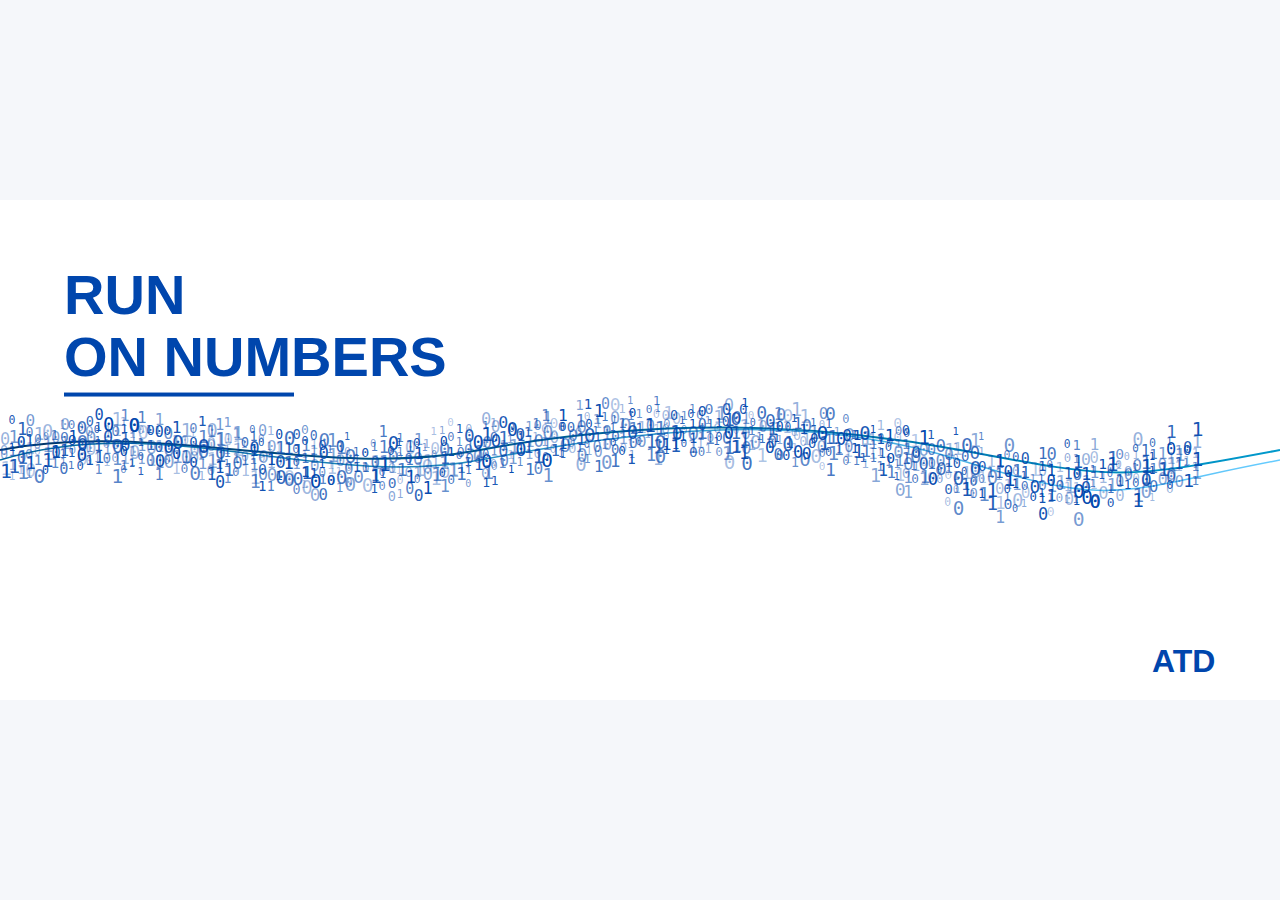
<file: test.html>
<!DOCTYPE html>
<html lang="en">
<head>
<meta charset="UTF-8">
<meta name="viewport" content="width=device-width, initial-scale=1.0">
<title>Binary Wave Poster</title>
<style>
    body {
        background-color: #f5f7fa;
        margin: 0;
        font-family: Arial, sans-serif;
        height: 100vh;
        display: flex;
        justify-content: center;
        align-items: center;
    }
    .poster {
        position: relative;
        width: 100%;
        max-width: 1400px;
        height: 500px;
        background-color: white;
        overflow: hidden;
    }
    /* RUN ON NUMBERS */
    .title {
        position: absolute;
        top: 50%;
        left: 5%;
           transform: translateY(-140%);
        color: #0046AD;
        font-size: 3.5rem;
        font-weight: bold;
        line-height: 1.1;
        z-index: 10;
    }
    .title span { display: block; }
    .underline {
        width: 60%;
        height: 4px;
        background-color: #0046AD;
        margin-top: 6px;
    }
    /* ATD Logo */
    .logo {
        position: absolute;
        bottom: 20px;
        left: 90%;
        font-size: 2rem;
        font-weight: bold;
        color: #0046AD;
    }
    /* Binary wave */
    .binary-wave {
        position: absolute;
        top: 50%;
        left: 0;
        transform: translateY(-50%);
        width: 100%;
        height: 300px;
    }
    svg {
        width: 100%;
        height: 100%;
    }
    .binary-text {
        position: absolute;
        top: 0;
        left: 0;
        width: 100%;
        height: 100%;
        pointer-events: none;
        font-family: monospace;
    }
    .binary-text span {
        position: absolute;
        white-space: pre;
        animation: float 3s ease-in-out infinite;
    }
    @keyframes float {
        0% { transform: translateY(0); opacity: 0.5; }
        50% { transform: translateY(-5px); opacity: 1; }
        100% { transform: translateY(0); opacity: 0.5; }
    }
</style>
</head>
<body>

<div class="poster">
    <!-- Title -->
    <div class="title">
        <span>RUN</span>
        <span>ON NUMBERS</span>
        <div class="underline"></div>
    </div>

    <!-- Waves + binary -->
    <div class="binary-wave">
        <svg viewBox="0 0 1200 300" preserveAspectRatio="none">
            <defs>
                <linearGradient id="waveColor1" x1="0" y1="0" x2="1" y2="0">
                    <stop offset="0%" stop-color="#003366" />
                    <stop offset="100%" stop-color="#0099cc" />
                </linearGradient>
                <linearGradient id="waveColor2" x1="0" y1="0" x2="1" y2="0">
                    <stop offset="0%" stop-color="#006699" />
                    <stop offset="100%" stop-color="#66ccff" />
                </linearGradient>
            </defs>
            <!-- Back wave -->
            <path id="wavePath1"
                  d="M0 150 
                     C 150 120, 300 180, 450 150 
                     S 750 120, 900 150 
                     S 1050 180, 1200 150" 
                  fill="none" stroke="url(#waveColor1)" stroke-width="2" />
            <!-- Front wave -->
            <path id="wavePath2"
                  d="M0 160 
                     C 150 110, 300 190, 450 160 
                     S 750 110, 900 160 
                     S 1050 190, 1200 160" 
                  fill="none" stroke="url(#waveColor2)" stroke-width="1.5" />
        </svg>
        <div class="binary-text" id="binaryContainer"></div>
    </div>

    <!-- Logo -->
   <div style="display: flex;justify-content: end;width: 100%;">
     <div  class="logo">ATD</div>
   </div>
</div>

<script>
    const container = document.getElementById("binaryContainer");
    const paths = [
        document.getElementById("wavePath1"),
        document.getElementById("wavePath2")
    ];

    paths.forEach((path, idx) => {
        const length = path.getTotalLength();
        for (let i = 0; i < 140; i++) {
            const distance = (i / 140) * length;
            const point = path.getPointAtLength(distance);

            // Create a "column" of binary numbers along the wave
            const count = Math.floor(Math.random() * 4) + 2; // 2-5 numbers per column
            for (let j = 0; j < count; j++) {
                const span = document.createElement("span");
                span.textContent = Math.random() > 0.5 ? "0" : "1";
                span.style.left = `${point.x}px`;
                span.style.top = `${point.y + (j - count / 2) * 14}px`;
                span.style.fontSize = `${10 + Math.random() * 10}px`;
                span.style.color = `rgba(0, 70, 173, ${0.3 + Math.random() * 0.7})`;
                span.style.animationDelay = `${Math.random() * 2}s`;
                container.appendChild(span);
            }
        }
    });
</script>

</body>
</html>
</file>
<file: header.css>
/* ====== HEADER / NAV ====== */
   :root{
      --brand:#122D77;            /* rgb(18,45,119) */
      --accent:#FF7B00;           /* rgb(255,123,0) */
      --ink:#222;
      --muted:#6b7280;
      --bg:#ffffff;
      --bg-accent:#f5f8ff;
      --radius:14px;
      --shadow: 0 6px 24px rgba(18,45,119,.12);
      --shadow-soft: 0 2px 12px rgba(18,45,119,.08);
      --container: clamp(16px, 5vw, 80px);
    }   
 
 .topbar{
      display:flex; gap:12px;
      align-items:center; justify-content:center;
      padding:12px var(--container);
    }
    .topbar img{ width:110px; height:auto; }

    .menu-bar{
      position: sticky; top:0; left:0; z-index:1000;
      background: var(--brand); color:#fff;
      box-shadow: var(--shadow-soft);
    }
    .menu-wrap{
      max-width: 1200px; margin:0 auto;
      display:flex; align-items:center; justify-content:space-between;
      padding: 12px var(--container);
    }
    .brand-mini{ display:flex; gap:10px; align-items:center; color:#fff; font-weight:700; }
    .brand-mini img{ width:34px; border-radius: 8px; }

    .menu-links{ display:flex; gap:24px; align-items:center; }
    .menu-links a{
      padding:10px 14px; border-radius: 999px; font-weight:600;
      transition: background .2s, color .2s, transform .2s;
    }
    .menu-links a:hover{ background: rgba(255,255,255,.12); transform: translateY(-1px); }

    /* burger */
    .burger{ display:none; width:44px; height:44px; align-items:center; justify-content:center; border-radius:8px; border:1px solid rgba(255,255,255,.15); }
    .burger span, .burger::before, .burger::after{
      content:""; display:block; width:22px; height:2px; background:#fff; border-radius:2px;
      transition: transform .3s, opacity .3s;
    }
    .burger::before{ transform: translateY(-6px); }
    .burger::after{ transform: translateY(6px); }
    .burger.active span{ opacity:0; }
    .burger.active::before{ transform: translateY(0) rotate(45deg); }
    .burger.active::after{ transform: translateY(0) rotate(-45deg); }

    @media (max-width: 860px){
      .menu-links{ display:none; flex-direction:column; align-items:stretch; padding:10px var(--container); }
      .menu-links a{ background: rgba(255,255,255,.08); }
      .menu-links.show{ display:flex; }
      .burger{ display:flex; }
      .brand-mini{ gap:8px; }
    }
    a{ color:inherit; text-decoration: none; }
</file>
<file: footer.css>
footer {
        background-color: rgb(18, 45, 119);
        color: white;
        padding: 20px 40px;
    }
    .footer-top {
        display: flex;
        justify-content: space-between;
        align-items: center;
        flex-wrap: wrap;
        border-bottom: 1px solid rgba(255,255,255,0.2);
        padding-bottom: 15px;
        padding: 0px 40px;
    }
    .footer-logo img {
        height: 80px;
    }
    .footer-text {
        text-align: center;
        font-size: 0.9rem;
    }
    .footer-text a {
        color: white;
        text-decoration: underline;
        margin: 0 5px;
    }
    .back-to-top {
        display: flex;
        align-items: center;
        cursor: pointer;
        font-size: 0.9rem;
    }
    .back-to-top span {
        margin-right: 5px;
    }
    .back-to-top img {
        width: 20px;
        height: 20px;
    }
    .partner-logos, .social-icons {
        display: flex;
        justify-content: center;
        gap: 25px;
        margin-top: 15px;
        flex-wrap: wrap;
    }
    .partner-logos img {
        height: 25px;
        filter: brightness(0) invert(1); /* white effect */
    }
    .social-icons a img {
        width: 22px;
        height: 22px;
        filter: brightness(0) invert(1);
        cursor: pointer;
    }
</file>
<file: index.css>
/* General Reset */
   /* General Reset */
* {
    margin: 0;
    padding: 0;
    box-sizing: border-box;
}

body {
    font-family: SourceSans3, Helvetica, sans-serif;
    line-height: 1.6;
    color: #222;
}

/* Sections */
section {
    margin: auto;
}

/* Hero Section */
#hero {
    color: white;
    text-align: left;
    min-height: 100vh;
    display: flex;
    flex-direction: column;
}
#hero h1 {
    font-size: clamp(2rem, 5vw, 4rem);
    font-weight: bold;
    margin-bottom: 30px;
}

.key-hook{
   position: absolute;
    bottom: 20px;
    left: 5%;
    font-size: 2rem;
    font-weight: bold;
    color: #0046AD;
    opacity: 0;
    transform: translateY(20px);
    animation: logoEnter 1s ease-out forwards;
    animation-delay: 2s;
}
.media-links a {
    background: white;
    color: #000;
    text-decoration: none;
    padding: 10px 20px;
    margin-right: 10px;
    border-radius: 4px;
    font-size: 1rem;
}
.media-links a:hover {
    background: #ffcc00;
}

.container-title {
      padding: 0px 100px;
}

/* Title */
.container-title h1 {
    font-family: SourceSans3, Helvetica, sans-serif;
    font-weight: 700;
    font-size: clamp(2.5rem, 6vw, 106px);
    color: rgb(18, 45, 119);

}
.container-title .line {
    width: 150px;
    height: 12px;
    background-color: rgb(255, 123, 0);
    margin-top: -20px;
}

/* Section Container */
.section-container {
    display: flex;
    flex-wrap: wrap;
    background-color: rgb(18, 45, 119);
    margin: 10rem 0;
    padding: 0px 100px;
    color: white;
}

.left-column, .right-column {
    flex: 1;
    min-width: 300px;
    display: flex;
    flex-direction: column;
}

.text-box div{
    font-size: 25px;
    color: rgb(255, 123, 0);
    font-family: SourceSans3, Helvetica, sans-serif;
}

/* Left Column */
.left-column h1 {
    font-size: 5rem;
    font-weight: bold;
    color: rgb(255, 123, 0);
    padding: 20px;
}
.left-column img {
    width: 100%;
    height: auto;
    padding: 20px;
    transform: translateY(100px);
}

/* Right Column */
.right-column img {
    width: 100%;
    height: auto;
    padding: 20px;
        transform: translateY(-110px);
}
.right-column .text-box {
    padding: 20px;
}
.right-column .text-box h2 {
    font-size: clamp(1.2rem, 2vw, 1.5rem);
    margin-bottom: 15px;
}
.right-column .text-box p {
    font-size: 1rem;
    line-height: 1.5;
    margin-bottom: 10px;
}

/* Arrow */
.arrow-style {
     display: block;
    margin: 20px auto;
    width: 40px;
    height: auto;
    position: absolute;
    right: 0;
    
    /* bottom: 0; */
transform: translate(-600px, 1340px);
}
.arrow-style-right {
     display: block;
    margin: 20px auto;
    width: 40px;
    height: auto;
    position: absolute;
    right: 0;
    transform: translate(-525px, 280px);
    /* bottom: 0; */
}


.arrow-style-right-reverse {
     display: block;
    margin: 20px auto;
    width: 40px;
    height: auto;
    position: absolute;
    right: 0;
    transform: translate(-525px, 280px);
    /* bottom: 0; */
}


/* Responsive Breakpoints */
@media (max-width: 1024px) {
    .section-container {
        flex-direction: column;
    }
    .left-column img, .right-column img {
        padding: 10px;
    }
}

@media (max-width: 768px) {
    .container-title h1 {
        font-size: clamp(2rem, 6vw, 3rem);
    }
    .left-column h1 {
        font-size: 1.8rem;
    }
    .arrow-style {
        width: 30px;
    }
}

@media (max-width: 480px) {
    .left-column h1 {
        font-size: 1.5rem;
        text-align: center;
    }
    .right-column .text-box {
        text-align: center;
    }
    .container-title .line {
        margin: 0 auto;
    }
}





    .detail-section {
        display: flex;
        flex-wrap: wrap;
        align-items: stretch;
        max-width: 2000px;
        margin:15rem auto;
        align-items: center;
    }

    /* LEFT PANEL */
    .detail-section .left {
        background-color: #d8e0da; /* light green-grey */
        flex: 1;
        min-width: 300px;
        padding: 50px;
        display: flex;
        flex-direction: column;
        justify-content: center;
        position: relative;
        height: 50%;
        min-height: 500px;
        color: white;
        background-color: rgb(18, 45, 119);
    }

    .detail-section .left .big-number {
        font-size: 8rem;
        font-weight: 900;
        color: rgb(255, 123, 0);
        line-height: 0.8;
    }

    .detail-section .left h2 {
        /* font-size: 2.5rem;
        font-weight: 800; */
        margin-top: -50px;
        font-size: 2.5rem;
        font-weight: bold;
        padding: 20px;
    }

    .detail-section .left p {
        margin-top: 20px;
        font-size: 1rem;
        line-height: 1.6;
    }

    .detail-section .left p strong {
        font-weight: bold;
    }

    /* RIGHT PANEL */
    .detail-section .right {
        flex: 1;
        min-width: 300px;
        display: flex;
        justify-content: start;
    }

       .detail-section .right-reverse {
        flex: 1;
        min-width: 300px;
        display: flex;
        justify-content: end;
    }

    .detail-section .right img {
        width: 80%;
        height: 100%;
        object-fit: cover;
        display: block;
        
    }



  @media (max-width: 768px) {
        .detail-section {
            flex-direction: column;
        }
        .detail-section .left {
            padding: 30px;
        }
        .detail-section .left .big-number {
            font-size: 5rem;
        }
        .detail-section .left h2 {
            font-size: 2rem;
            margin-top: -20px;
        }
    }



    /* footer css */


     footer {
        background-color: rgb(18, 45, 119);
        color: white;
        padding: 20px 40px;
    }
    .footer-top {
        display: flex;
        justify-content: space-between;
        align-items: center;
        flex-wrap: wrap;
        border-bottom: 1px solid rgba(255,255,255,0.2);
        padding-bottom: 15px;
        padding: 0px 40px;
    }
    .footer-logo img {
        height: 80px;
    }
    .footer-text {
        text-align: center;
        font-size: 0.9rem;
    }
    .footer-text a {
        color: white;
        text-decoration: underline;
        margin: 0 5px;
    }
    .back-to-top {
        display: flex;
        align-items: center;
        cursor: pointer;
        font-size: 0.9rem;
    }
    .back-to-top span {
        margin-right: 5px;
    }
    .back-to-top img {
        width: 20px;
        height: 20px;
    }
    .partner-logos, .social-icons {
        display: flex;
        justify-content: center;
        gap: 25px;
        margin-top: 15px;
        flex-wrap: wrap;
    }
    .partner-logos img {
        height: 25px;
        filter: brightness(0) invert(1); /* white effect */
    }
    .social-icons a img {
        width: 22px;
        height: 22px;
        filter: brightness(0) invert(1);
        cursor: pointer;
    }

    .slide-left {
    opacity: 0;
    transform: translateX(-50px);
    transition: opacity 1s ease, transform 1s ease;
    }

.slide-right {
  opacity: 0;
  transform: translateX(50px);
  transition: opacity 1s ease, transform 1s ease;
}

    .show {
  opacity: 1 !important;
  transform: translateX(0) !important;
}



/* poster */


 .poster {
        position: relative;
        width: 100%;
        /* max-width: 1400px; */
        height: 1000px;
         /* box-shadow: 0 10px 25px rgba(0, 0, 0, 0.25),
                0 4px 8px rgba(0, 0, 0, 0.15); */
        background-color: white;
        overflow: hidden;
        margin-bottom: 15rem;
        opacity: 0;
    transform: translateY(40px);
    animation: posterEnter 1.2s ease-out forwards;
    }
    /* RUN ON NUMBERS */
    .title {
        position: absolute;
        top: 50%;
        left: 5%;
           transform: translateY(-140%);
        color: #0046AD;
        font-size: 3.5rem;
        font-weight: bold;
        line-height: 1.1;
        z-index: 10;

          opacity: 0;
        transform: translateX(-50px);
        animation: titleEnter 1s ease-out forwards;
        animation-delay: 0.5s;
    }
    .title span { display: block; }
    .underline {
        width: 60%;
        height: 4px;
        background-color: #0046AD;
        margin-top: 6px;
    }
    /* ATD Logo */
    .logo {
        position: absolute;
        bottom: 20px;
        left: 90%;
        font-size: 2rem;
        font-weight: bold;
        color: #0046AD;

          opacity: 0;
    transform: translateY(20px);
    animation: logoEnter 1s ease-out forwards;
    animation-delay: 1.5s;
    }
    /* Binary wave */
    .binary-wave {
        position: absolute;
        top: 50%;
        left: 0;
        transform: translateY(-50%);
        width: 100%;
        height: 300px;
    }
    svg {
        width: 100%;
        height: 100%;
    }
    .binary-text {
        position: absolute;
        top: 0;
        left: 0;
        width: 100%;
        height: 100%;
        pointer-events: none;
        font-family: monospace;
    }
    .binary-text span {
        position: absolute;
        white-space: pre;
      opacity: 0;
    animation: numberFade 0.8s ease-out forwards, float 3s ease-in-out infinite;
    animation-delay: var(--delay), var(--delay);
    }

       @keyframes float {
        0% { transform: translateY(0); opacity: 0.5; }
        50% { transform: translateY(-5px); opacity: 1; }
        100% { transform: translateY(0); opacity: 0.5; }
    }

    @keyframes posterEnter {
    to {
        opacity: 1;
        transform: translateY(0);
    }
}


@keyframes numberFade {
    to {
        opacity: 1;
    }
}


@keyframes titleEnter {
    to {
        opacity: 1;
        transform: translateX(0);
    }
}

@keyframes logoEnter {
    to {
        opacity: 1;
        transform: translateY(0);
    }
}

@keyframes numberFade {
    to {
        opacity: 1;
    }
}
</file>
